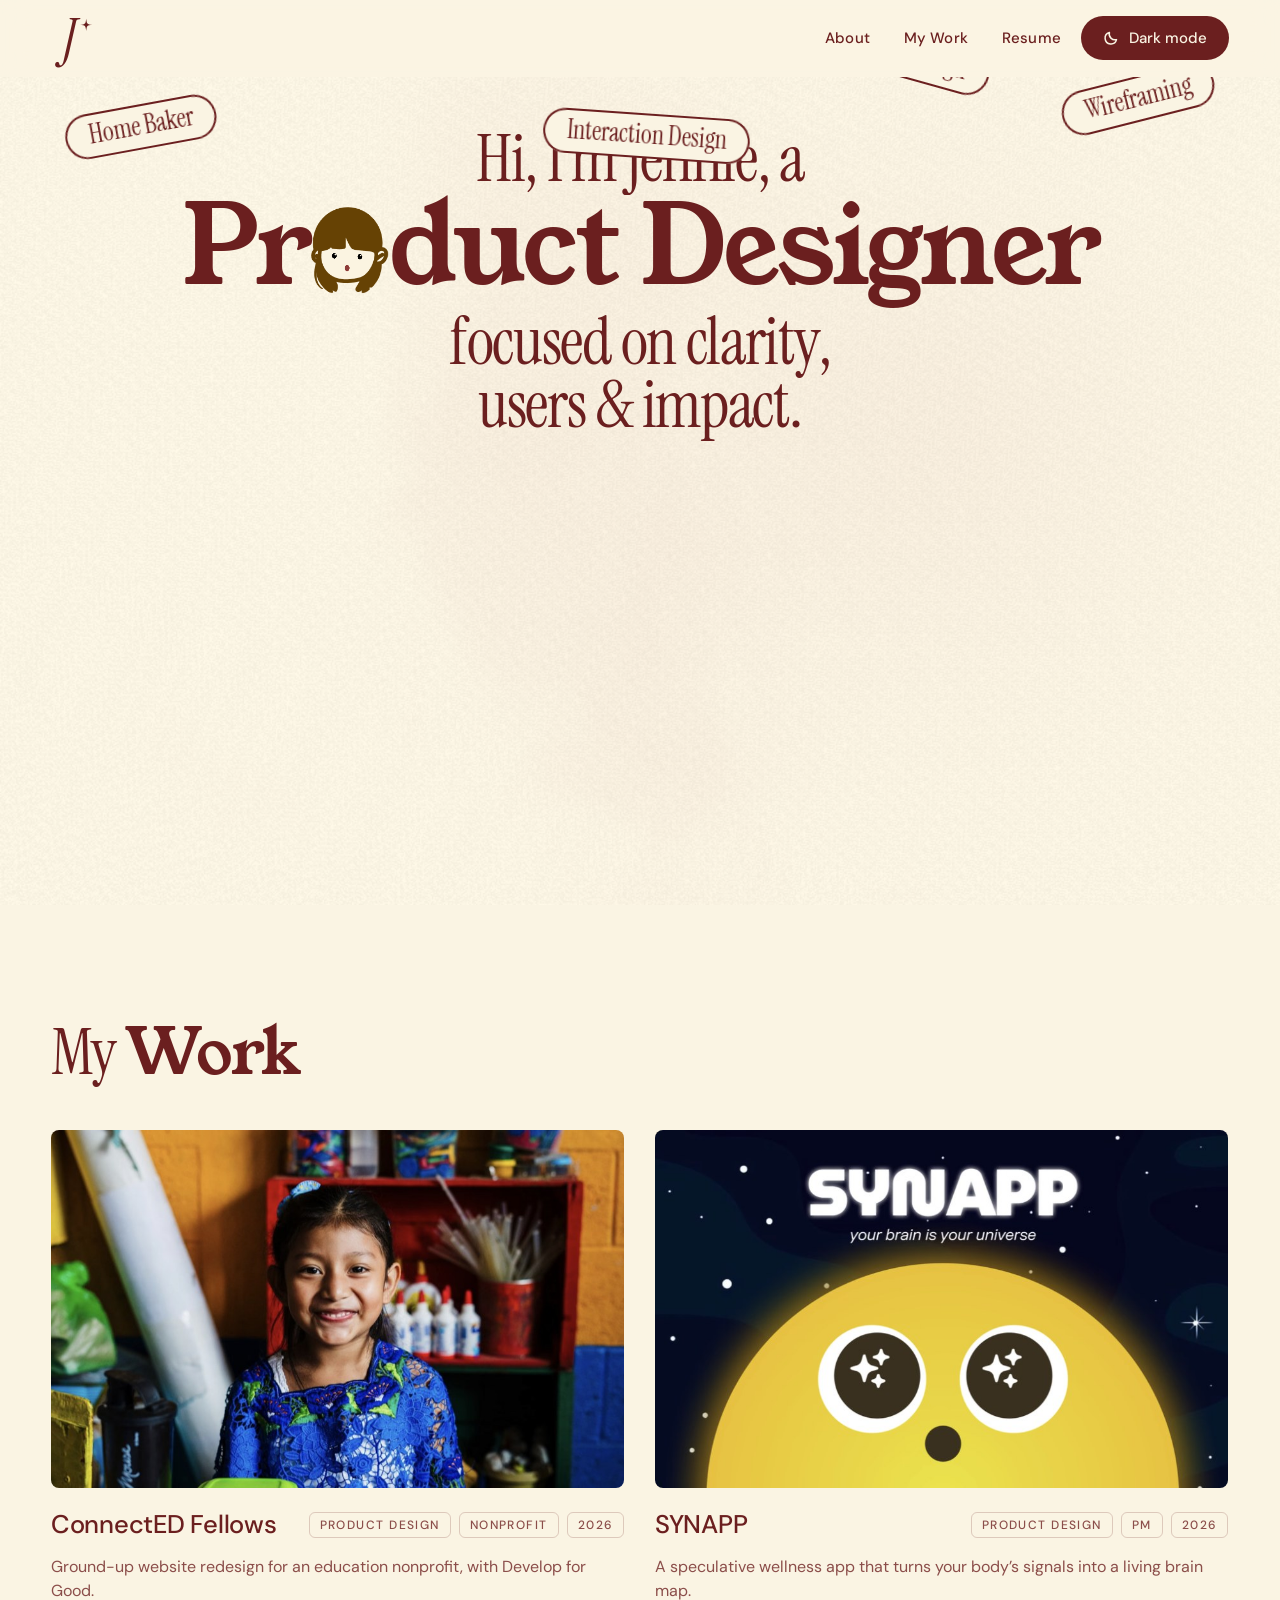
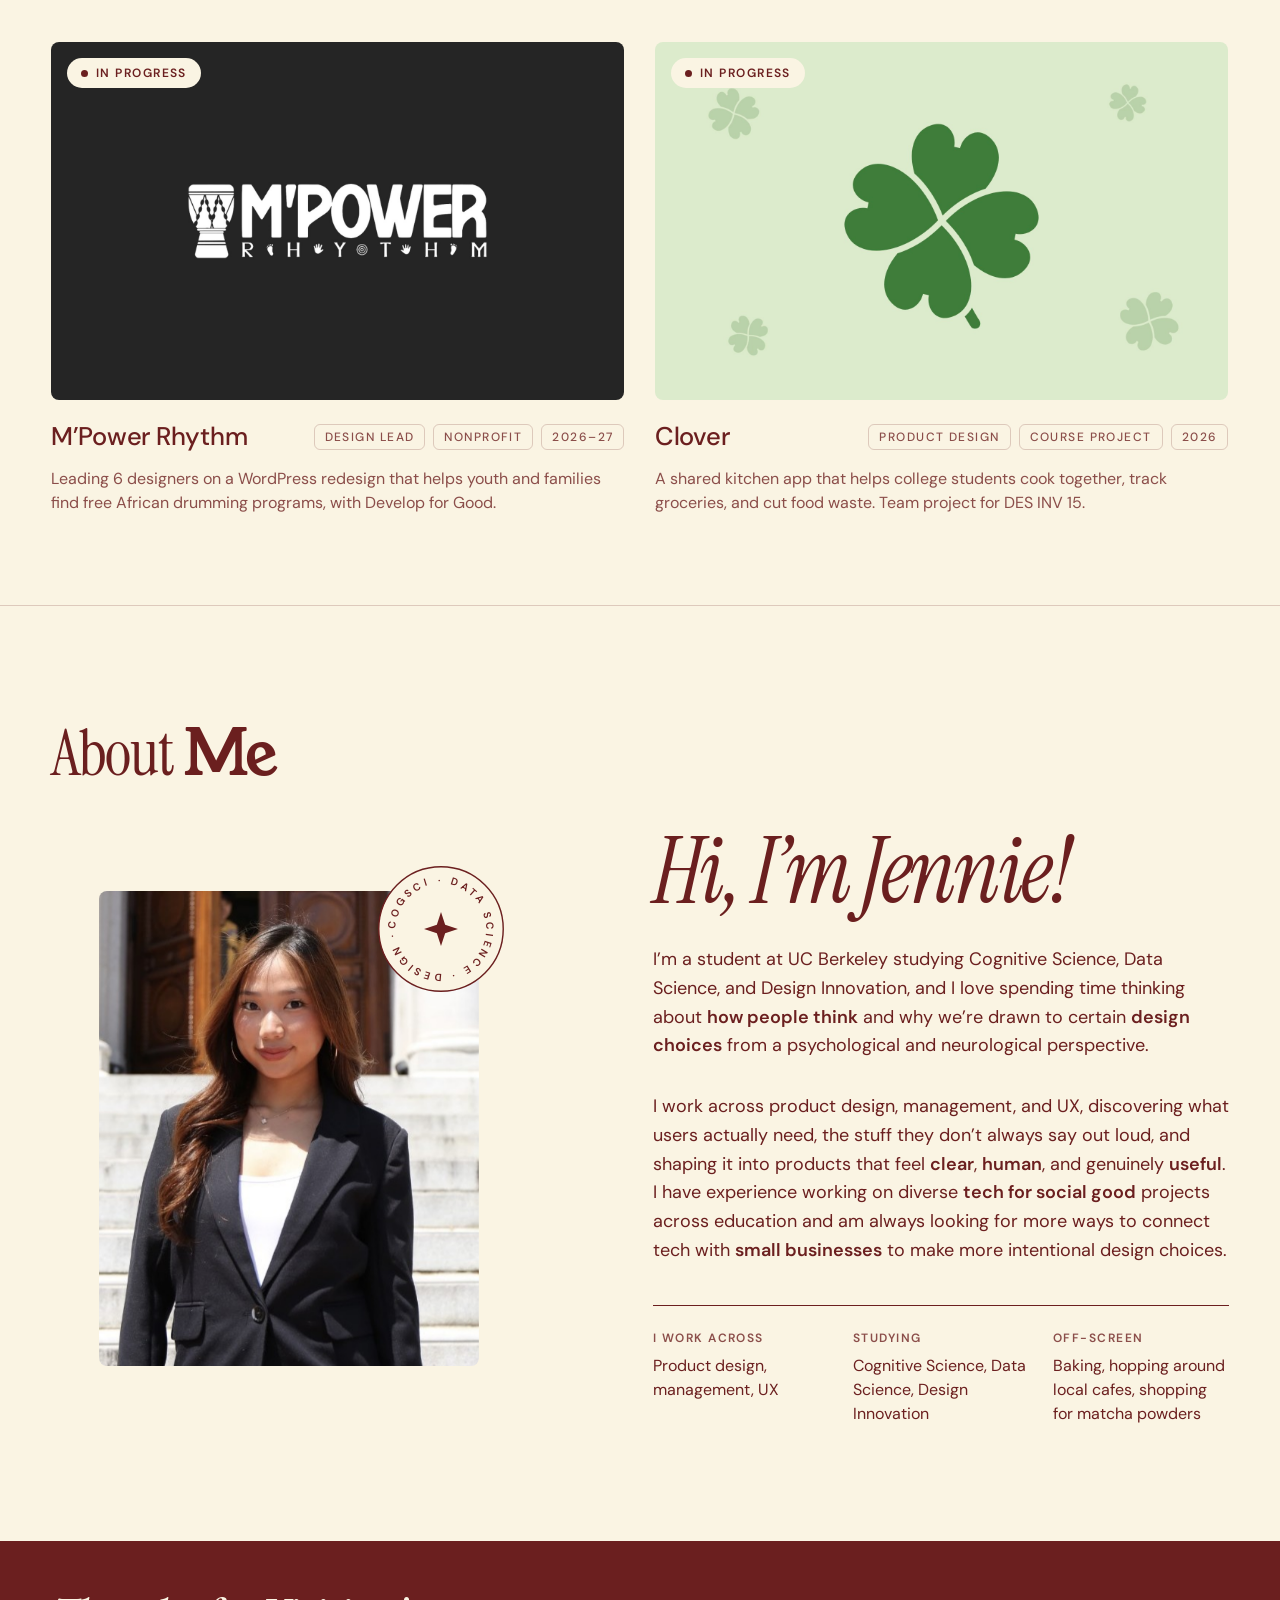
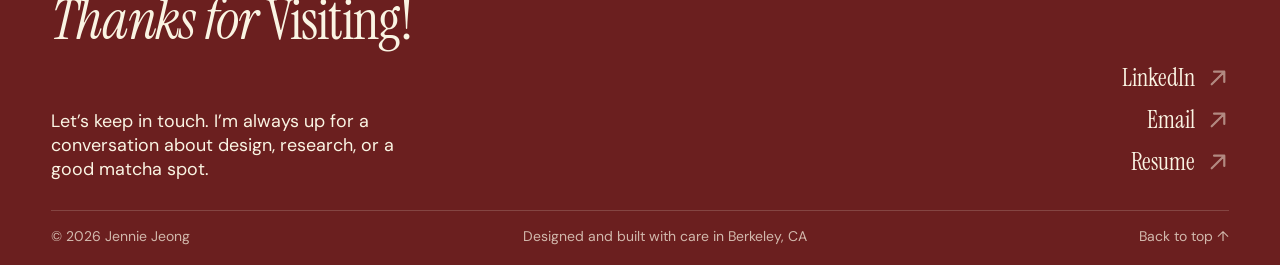
<file: index.html>
<!doctype html>
<html lang="en">
<head>
<meta charset="utf-8">
<meta name="viewport" content="width=device-width, initial-scale=1">
<title>Jennie Jeong · Product Designer</title>
<meta name="description" content="Jennie Jeong is a product designer at UC Berkeley focused on clarity, users, and impact.">
<meta property="og:title" content="Jennie Jeong · Product Designer">
<meta property="og:description" content="Jennie Jeong is a product designer at UC Berkeley focused on clarity, users, and impact.">
<meta name="theme-color" content="#FAF4E3">
<script>try{document.documentElement.setAttribute('data-theme',localStorage.getItem('jj-theme')||'light')}catch(e){}</script>
<link rel="preconnect" href="https://fonts.googleapis.com">
<link rel="preconnect" href="https://fonts.gstatic.com" crossorigin>
<link rel="stylesheet" href="https://fonts.googleapis.com/css2?family=DM+Sans:opsz,wght@9..40,400;9..40,500;9..40,600;9..40,700&amp;family=Instrument+Serif:ital@0;1&amp;family=Young+Serif&amp;display=swap">
<link rel="stylesheet" href="/site.css">
<link rel="stylesheet" href="/home.css">
</head>
<body>
<div class="site" id="top" style="--accent: #6B1F1F">
<header class="nav">
  <a class="brand" href="#top" aria-label="Jennie Jeong, home"><span class="mark" aria-hidden="true"><svg class="m-girl" viewBox="0 0 278 310"><image href="/avatar-base.png" x="0" y="0" width="278" height="310"></image><ellipse cx="84" cy="177" rx="7" ry="8" fill="#000"></ellipse><ellipse cx="176" cy="180" rx="7" ry="8" fill="#000"></ellipse><path d="M106 212Q130 228 154 212" fill="none" stroke="#8D3B38" stroke-width="11" stroke-linecap="round"></path></svg><svg class="m-j" viewBox="0 0 100 100"><text x="42" y="92" text-anchor="middle" font-size="118" fill="currentColor" style="font-family: var(--italic, 'Instrument Serif'), serif; font-style: italic">J</text><path class="spk" fill="currentColor" d="M80 6 C81.68 18.32 81.68 18.32 94 20 C81.68 21.68 81.68 21.68 80 34 C78.32 21.68 78.32 21.68 66 20 C78.32 18.32 78.32 18.32 80 6Z"></path></svg></span></a>
  <nav aria-label="Primary">
    <ul class="links">
      <li><a class="ul" href="#about">About</a></li>
      <li><a class="ul" href="#work">My Work</a></li>
      <li><a class="ul" href="https://drive.google.com/file/d/1qHFuA68mNnvi6uM6qCpQ5HlTcBdKQAll/view?usp=sharing" target="_blank" rel="noopener">Resume</a></li>
      <li><button class="pill magnet theme-btn" type="button" data-theme-toggle aria-pressed="false"><svg class="i-moon" width="16" height="16" viewBox="0 0 16 16" fill="none" aria-hidden="true"><path d="M13.5 9.6A5.8 5.8 0 016.4 2.5a5.8 5.8 0 107.1 7.1z" stroke="currentColor" stroke-width="1.5" stroke-linejoin="round"></path></svg><svg class="i-sun" width="16" height="16" viewBox="0 0 16 16" fill="none" aria-hidden="true"><circle cx="8" cy="8" r="3" stroke="currentColor" stroke-width="1.5"></circle><path d="M8 1v1.6M8 13.4V15M1 8h1.6M13.4 8H15M3 3l1.1 1.1M11.9 11.9L13 13M3 13l1.1-1.1M11.9 4.1L13 3" stroke="currentColor" stroke-width="1.5" stroke-linecap="round"></path></svg><span data-theme-label>Dark mode</span></button></li>
    </ul>
  </nav>
  <button class="menu-btn" type="button" aria-expanded="false" aria-controls="mobile-menu" data-menu-open>Menu</button>
  
</header>

<div class="mobile-menu" id="mobile-menu" role="dialog" aria-modal="true" aria-label="Menu" hidden>
  <div class="top">
    <span class="brand">Jennie <i style="color: var(--butter)">Jeong</i></span>
    <button class="menu-btn" type="button" data-menu-close>Close</button>
  </div>
  <ul>
    <li><a href="#about" data-menu-close>About</a></li>
    <li><a href="#work" data-menu-close>My Work</a></li>
    <li><a href="https://drive.google.com/file/d/1qHFuA68mNnvi6uM6qCpQ5HlTcBdKQAll/view?usp=sharing" target="_blank" rel="noopener">Resume</a></li>
    <li><button type="button" data-theme-toggle aria-pressed="false">Dark mode</button></li>
  </ul>
</div>

<main>
<!-- ============ HERO ============ -->
<section class="hero" aria-label="Introduction">
  <canvas class="gl" aria-hidden="true"></canvas>

  <div class="wrap">
    <div class="hero-grid">
      <h1 class="headline">
        <span class="ln l1"><span class="ln-i"><span class="wd"><span class="ch">H</span><span class="ch">i</span><span class="ch">,</span></span> <span class="wd"><span class="ch">I</span><span class="ch">’</span><span class="ch">m</span></span> <span class="wd"><span class="ch">J</span><span class="ch">e</span><span class="ch">n</span><span class="ch">n</span><span class="ch">i</span><span class="ch">e</span><span class="ch">,</span></span> <span class="wd"><span class="ch">a</span></span></span></span>
        <span class="ln l2"><span class="ln-i"><span class="wd"><span class="ch">P</span><span class="ch">r</span></span><span class="sr">o</span><span class="avatar"><svg class="avatar-img" viewBox="0 0 278 310" aria-hidden="true"><g class="bob"><image href="/avatar-base.png" x="0" y="0" width="278" height="310"></image><g class="face on"><g class="pop"><ellipse cx="84" cy="177" rx="7" ry="8" fill="#000"></ellipse><ellipse cx="176" cy="180" rx="7" ry="8" fill="#000"></ellipse><path d="M106 212Q130 228 154 212" fill="none" stroke="#8D3B38" stroke-width="11" stroke-linecap="round"></path></g></g><g class="face"><g class="pop"><ellipse cx="84" cy="177" rx="7" ry="8" fill="#000"></ellipse><path d="M166 183q10-11 20 0" fill="none" stroke="#000" stroke-width="5.5" stroke-linecap="round"></path><path d="M106 212Q130 228 154 212" fill="none" stroke="#8D3B38" stroke-width="11" stroke-linecap="round"></path></g></g><g class="face"><g class="pop"><ellipse cx="84" cy="176" rx="8.5" ry="10" fill="#000"></ellipse><ellipse cx="176" cy="179" rx="8.5" ry="10" fill="#000"></ellipse><circle cx="87" cy="172" r="2.6" fill="#FAF4E3"></circle><circle cx="179" cy="175" r="2.6" fill="#FAF4E3"></circle><ellipse cx="130" cy="220" rx="9" ry="11" fill="#8D3B38"></ellipse></g></g><g class="face"><g class="pop"><path d="M74 180q10-11 20 0M166 183q10-11 20 0" fill="none" stroke="#000" stroke-width="5.5" stroke-linecap="round"></path><path d="M124 207q14 3 4 10q12 4 -3 11" fill="none" stroke="#8D3B38" stroke-width="7" stroke-linecap="round" stroke-linejoin="round"></path><path d="M168 222c-4-7-14-4-12 4 2 6 12 11 12 11s10-5 12-11c2-8-8-11-12-4z" fill="#8D3B38"></path></g></g><g class="face"><g class="pop"><path d="M74 180q10-12 20 0M166 183q10-12 20 0" fill="none" stroke="#000" stroke-width="5.5" stroke-linecap="round"></path><path d="M108 208h44q-2 24-22 24t-22-24z" fill="#8D3B38" stroke="#8D3B38" stroke-width="4" stroke-linejoin="round"></path></g></g></g></svg></span><span class="wd"><span class="ch">d</span><span class="ch">u</span><span class="ch">c</span><span class="ch">t</span></span> <span class="wd"><span class="ch">D</span><span class="ch">e</span><span class="ch">s</span><span class="ch">i</span><span class="ch">g</span><span class="ch">n</span><span class="ch">e</span><span class="ch">r</span></span></span></span>
        <span class="ln l3"><span class="ln-i"><span class="wd"><span class="ch">f</span><span class="ch">o</span><span class="ch">c</span><span class="ch">u</span><span class="ch">s</span><span class="ch">e</span><span class="ch">d</span></span> <span class="wd"><span class="ch">o</span><span class="ch">n</span></span> <span class="wd"><span class="ch">c</span><span class="ch">l</span><span class="ch">a</span><span class="ch">r</span><span class="ch">i</span><span class="ch">t</span><span class="ch">y</span><span class="ch">,</span></span></span></span>
        <span class="ln l3"><span class="ln-i"><span class="wd"><span class="ch">u</span><span class="ch">s</span><span class="ch">e</span><span class="ch">r</span><span class="ch">s</span></span> <span class="wd"><span class="ch">&amp;</span></span> <span class="wd"><span class="ch">i</span><span class="ch">m</span><span class="ch">p</span><span class="ch">a</span><span class="ch">c</span><span class="ch">t</span><span class="ch">.</span></span></span></span>
      </h1>
    </div>
  </div>

  <div class="pile"></div>

  <div class="tags">
    <div class="veil" data-on="0" aria-hidden="true"><span class="ring"></span><span class="burst"></span></div>
    <span class="tag">Journey Mapping</span>
    <span class="tag">Interaction Design</span>
    <span class="tag">Wireframing</span>
    <span class="tag">Rounded Corner 24</span>
    <span class="tag">Component Variants</span>
    <span class="tag">Design Systems</span>
    <span class="tag">Product Design</span>
    <span class="tag">UX Research</span>
    <span class="tag">Pitch Deck Design</span>
    <span class="tag">Home Baker</span>
    <span class="tag proj cf" data-proj="cf">ConnectED Fellows</span>
    <span class="tag proj syn" data-proj="syn">SYNAPP</span>
    <span class="tag proj clv" data-proj="clv">Clover</span>
  </div>

  <div class="peek" data-proj="cf" aria-hidden="true">
    <div class="peek-in">
      <div class="peek-img"><img src="/cf-cover.jpg" alt=""></div>
      <div class="peek-t">ConnectED Fellows<span>Nonprofit website redesign</span></div>
    </div>
  </div>
  <div class="peek" data-proj="syn" aria-hidden="true">
    <div class="peek-in">
      <div class="peek-img"><img src="/synapp-cover.jpg" alt=""><span class="lid l" aria-hidden="true"><i></i></span><span class="lid r" aria-hidden="true"><i></i></span></div>
      <div class="peek-t">SYNAPP<span>Product Design + PM</span></div>
    </div>
  </div>
  <div class="peek" data-proj="clv" aria-hidden="true">
    <div class="peek-in">
      <div class="peek-img"><img src="/clover-cover.jpg" alt=""></div>
      <div class="peek-t">Clover<span>Shared kitchen app, in progress</span></div>
    </div>
  </div>
</section>

<!-- ============ WORK ============ -->
<section class="work" id="work" aria-labelledby="work-title">
  <div class="wrap">
    <h2 id="work-title" class="work-title rv">My <span class="ital">Work</span></h2>
    <div class="wgrid">
      <a class="wcard rv" href="/works/connected-fellows" data-cursor="View">
        <div class="wimg"><img src="/cf-cover.jpg" alt="A smiling student in a rural Latin American classroom, cover image for ConnectED Fellows"></div>
        <div class="wmeta">
          <h3>ConnectED Fellows</h3>
          <div class="wtags"><span>Product Design</span><span>Nonprofit</span><span>2026</span></div>
        </div>
        <p>Ground-up website redesign for an education nonprofit, with Develop for Good.</p>
      </a>
      <a class="wcard rv" href="/works/synapp" data-cursor="View">
        <div class="wimg" style="background: #0b1030"><img src="/synapp-cover.jpg" alt="SYNAPP cover: a glowing yellow brain-world character in a starry sky"><span class="lid l" aria-hidden="true"><i></i></span><span class="lid r" aria-hidden="true"><i></i></span></div>
        <div class="wmeta">
          <h3>SYNAPP</h3>
          <div class="wtags"><span>Product Design</span><span>PM</span><span>2026</span></div>
        </div>
        <p>A speculative wellness app that turns your body’s signals into a living brain map.</p>
      </a>
      <div class="wcard rv" style="cursor: default" data-cursor="Coming soon">
        <div class="wimg" style="background: #252525"><img src="/mpower-cover.jpg" alt="M’Power Rhythm logo: a djembe drum beside the wordmark"><span style="position: absolute; top: 16px; left: 16px; display: inline-flex; align-items: center; gap: 8px; padding: 7px 14px; border-radius: 999px; background: #FAF4E3; color: #6B1F1F; font-size: 12px; font-weight: 600; letter-spacing: .12em; text-transform: uppercase"><span style="width: 7px; height: 7px; border-radius: 50%; background: #6B1F1F"></span>In progress</span></div>
        <div class="wmeta">
          <h3>M’Power Rhythm</h3>
          <div class="wtags"><span>Design Lead</span><span>Nonprofit</span><span>2026–27</span></div>
        </div>
        <p>Leading 6 designers on a WordPress redesign that helps youth and families find free African drumming programs, with Develop for Good.</p>
      </div>
      <a class="wcard rv" href="https://fringe-xylophone-b5b.notion.site/DESINV-15-Clover-3fb32dec8f1d8038a15ac446d9afee8f" target="_blank" rel="noopener" data-cursor="View">
        <div class="wimg" style="background: #DCEBCB"><img src="/clover-cover.jpg" alt="Clover cover: a green four-leaf clover on pale green"><span style="position: absolute; top: 16px; left: 16px; display: inline-flex; align-items: center; gap: 8px; padding: 7px 14px; border-radius: 999px; background: #FAF4E3; color: #6B1F1F; font-size: 12px; font-weight: 600; letter-spacing: .12em; text-transform: uppercase"><span style="width: 7px; height: 7px; border-radius: 50%; background: #6B1F1F"></span>In progress</span></div>
        <div class="wmeta">
          <h3>Clover</h3>
          <div class="wtags"><span>Product Design</span><span>Course Project</span><span>2026</span></div>
        </div>
        <p>A shared kitchen app that helps college students cook together, track groceries, and cut food waste. Team project for DES INV 15.</p>
      </a>
    </div>
  </div>
</section>

<!-- ============ ABOUT ============ -->
<section class="about" id="about" aria-labelledby="about-section-title">
  <div class="wrap"><h2 id="about-section-title" class="work-title rv">About <span class="ital">Me</span></h2></div>
  <div class="wrap about-grid">
    <div class="portrait frame px rv" style="overflow: visible">
      <div style="position: absolute; inset: 0; border-radius: 32px; overflow: hidden" class="px">
        <img src="/portrait.jpg" alt="Jennie Jeong in a black blazer on the steps of a columned building at UC Berkeley">
      </div>
      <svg class="stamp" viewBox="0 0 140 140" aria-hidden="true">
        <circle cx="70" cy="70" r="66" fill="#FAF4E3" stroke="#6B1F1F" stroke-width="1.5"></circle>
        <g class="spin">
          <defs><path id="circ" d="M70,70 m-48,0 a48,48 0 1,1 96,0 a48,48 0 1,1 -96,0"></path></defs>
          <text font-family="DM Sans, sans-serif" font-size="11" font-weight="600" letter-spacing="2.2" fill="#6B1F1F"><textPath href="#circ" textLength="298" lengthAdjust="spacing">COGSCI · DATA SCIENCE · DESIGN ·</textPath></text>
        </g>
        <path d="M70 52l4.4 13.6L88 70l-13.6 4.4L70 88l-4.4-13.6L52 70l13.6-4.4z" fill="#6B1F1F"></path>
      </svg>
    </div>

    <div class="copy">
      <h2 id="about-title" class="rv">Hi, I’m Jennie!</h2>
      <p class="big rv">I’m a student at UC Berkeley studying Cognitive Science, Data Science, and Design Innovation, and I love spending time thinking about <b>how people think</b> and why we’re drawn to certain <b>design choices</b> from a psychological and neurological perspective.</p>
      <p class="body rv">I work across product design, management, and UX, discovering what users actually need, the stuff they don’t always say out loud, and shaping it into products that feel <b>clear</b>, <b>human</b>, and genuinely <b>useful</b>. I have experience working on diverse <b>tech for social good</b> projects across education and am always looking for more ways to connect tech with <b>small businesses</b> to make more intentional design choices.</p>
      <dl class="rv">
        <div><dt>I work across</dt><dd>Product design, management, UX</dd></div>
        <div><dt>Studying</dt><dd>Cognitive Science, Data Science, Design Innovation</dd></div>
        <div><dt>Off-screen</dt><dd>Baking, hopping around local cafes, shopping for matcha powders</dd></div>
      </dl>
    </div>
  </div>
</section>
</main>

<a class="sr" data-proj="cf" href="/works/connected-fellows" tabindex="-1" aria-hidden="true">ConnectED Fellows</a>
<a class="sr" data-proj="syn" href="/works/synapp" tabindex="-1" aria-hidden="true">SYNAPP</a>
<a class="sr" data-proj="clv" href="https://fringe-xylophone-b5b.notion.site/DESINV-15-Clover-3fb32dec8f1d8038a15ac446d9afee8f" tabindex="-1" aria-hidden="true">Clover</a>
<footer class="foot" id="contact" aria-labelledby="contact-title">
  <div class="trail" aria-hidden="true"><img src="/life-01.webp" alt="" loading="lazy"><img src="/life-02.webp" alt="" loading="lazy"><img src="/life-03.webp" alt="" loading="lazy"><img src="/life-04.webp" alt="" loading="lazy"><img src="/life-05.webp" alt="" loading="lazy"><img src="/life-06.webp" alt="" loading="lazy"><img src="/life-07.webp" alt="" loading="lazy"><img src="/life-08.webp" alt="" loading="lazy"><img src="/life-09.webp" alt="" loading="lazy"><img src="/life-10.webp" alt="" loading="lazy"><img src="/life-11.webp" alt="" loading="lazy"><img src="/life-12.webp" alt="" loading="lazy"><img src="/life-13.webp" alt="" loading="lazy"><img src="/life-14.webp" alt="" loading="lazy"><img src="/life-15.webp" alt="" loading="lazy"><img src="/life-16.webp" alt="" loading="lazy"><img src="/life-17.webp" alt="" loading="lazy"><img src="/life-18.webp" alt="" loading="lazy"></div>
  <div class="wrap inner">
    <h2 id="contact-title" class="rv">Thanks for <span class="serif">Visiting!</span></h2>
    <div class="row">
      <p class="lede rv">Let’s keep in touch. I’m always up for a conversation about design, research, or a good matcha spot.</p>
      <ul class="rv">
        <li><a href="https://www.linkedin.com/in/jennie-jeong/" target="_blank" rel="noopener">LinkedIn <svg width="22" height="22" viewBox="0 0 14 14" fill="none" aria-hidden="true"><path d="M3 11L11 3M11 3H4.5M11 3V9.5" stroke="currentColor" stroke-width="1.4" stroke-linecap="round" stroke-linejoin="round"></path></svg></a></li>
        <li><a href="mailto:jenniejeong@berkeley.edu">Email <svg width="22" height="22" viewBox="0 0 14 14" fill="none" aria-hidden="true"><path d="M3 11L11 3M11 3H4.5M11 3V9.5" stroke="currentColor" stroke-width="1.4" stroke-linecap="round" stroke-linejoin="round"></path></svg></a></li>
        <li><a href="https://drive.google.com/file/d/1qHFuA68mNnvi6uM6qCpQ5HlTcBdKQAll/view?usp=sharing" target="_blank" rel="noopener">Resume <svg width="22" height="22" viewBox="0 0 14 14" fill="none" aria-hidden="true"><path d="M3 11L11 3M11 3H4.5M11 3V9.5" stroke="currentColor" stroke-width="1.4" stroke-linecap="round" stroke-linejoin="round"></path></svg></a></li>
      </ul>
    </div>
    <div class="legal"><span>© 2026 Jennie Jeong</span><span>Designed and built with care in Berkeley, CA</span><a href="#top" style="text-decoration: none">Back to top ↑</a></div>
  </div>
</footer>

<div class="cursor" aria-hidden="true"><span>View</span></div>
</div>
<script src="/gsap.min.js"></script>
<script src="/ScrollTrigger.min.js"></script>
<script src="/matter.min.js"></script>
<script src="/common.js"></script>
<script src="/home.js"></script>
</body>
</html>
</file>
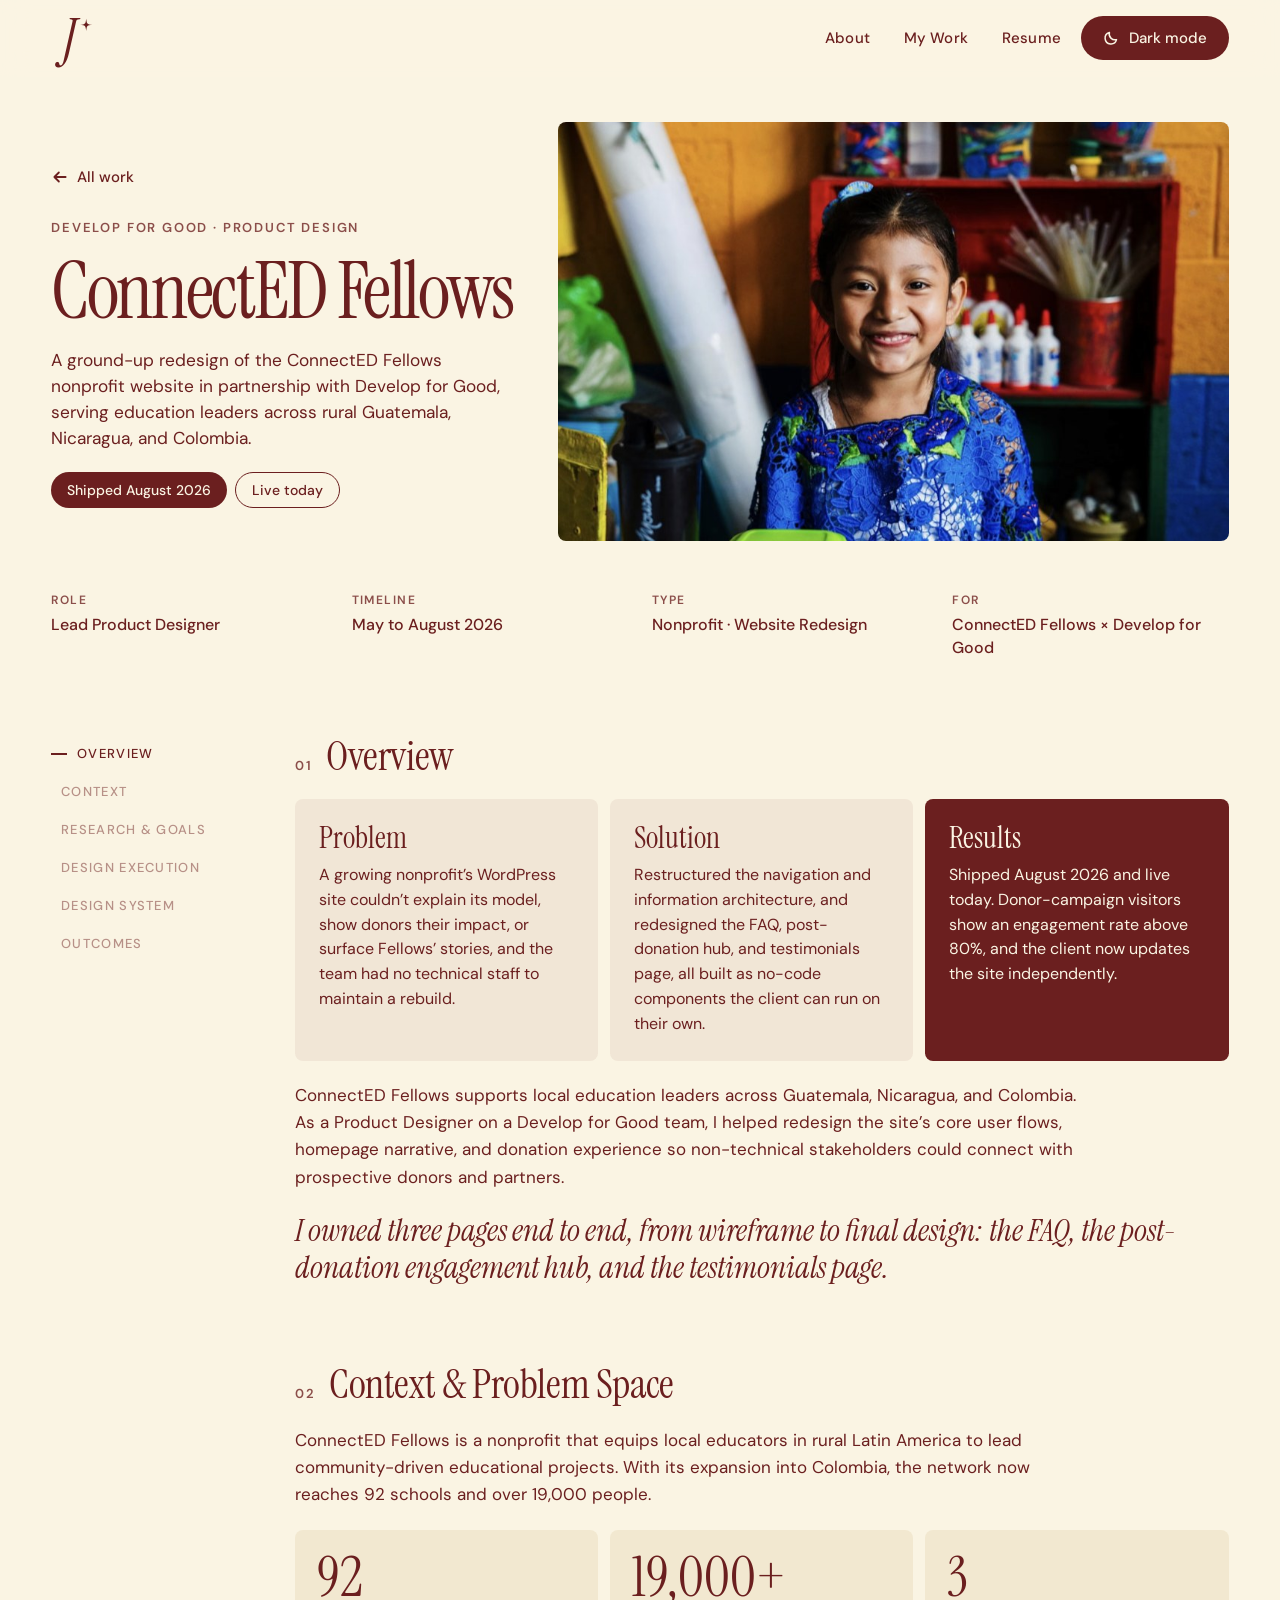
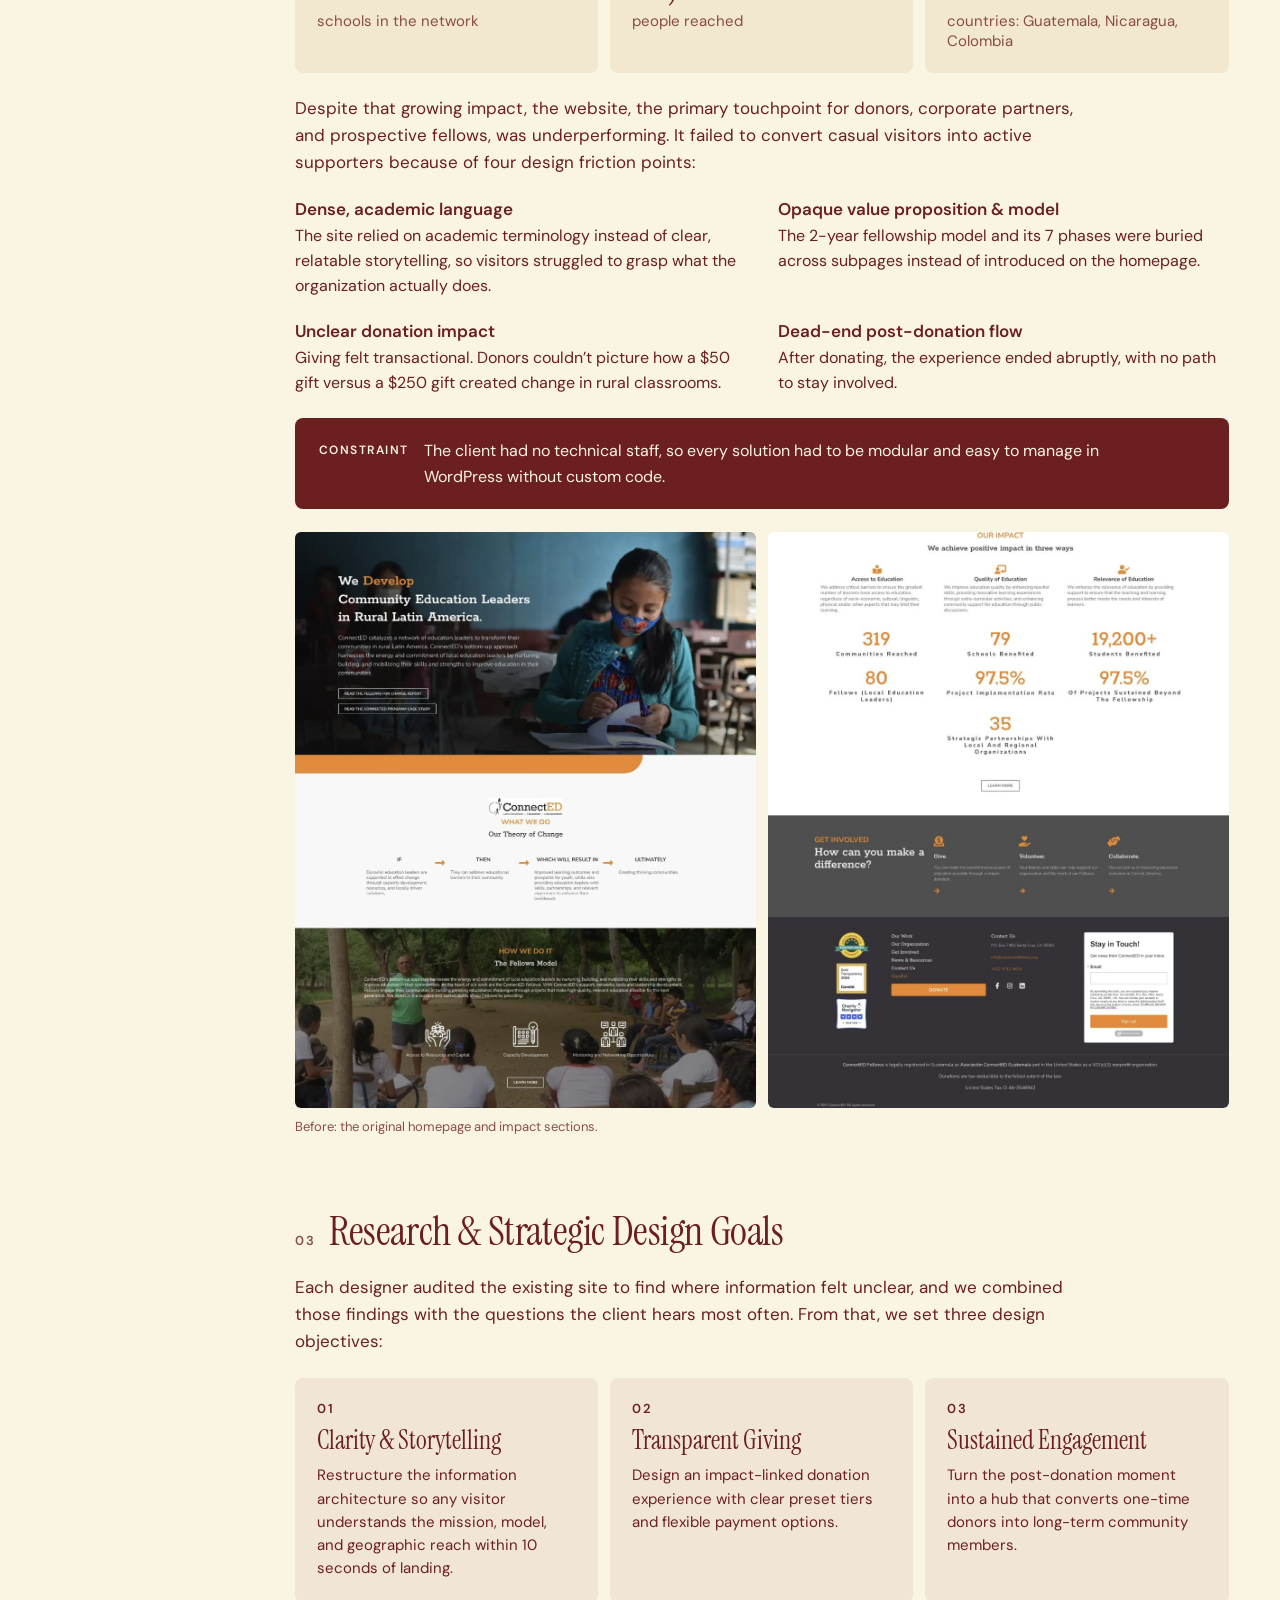
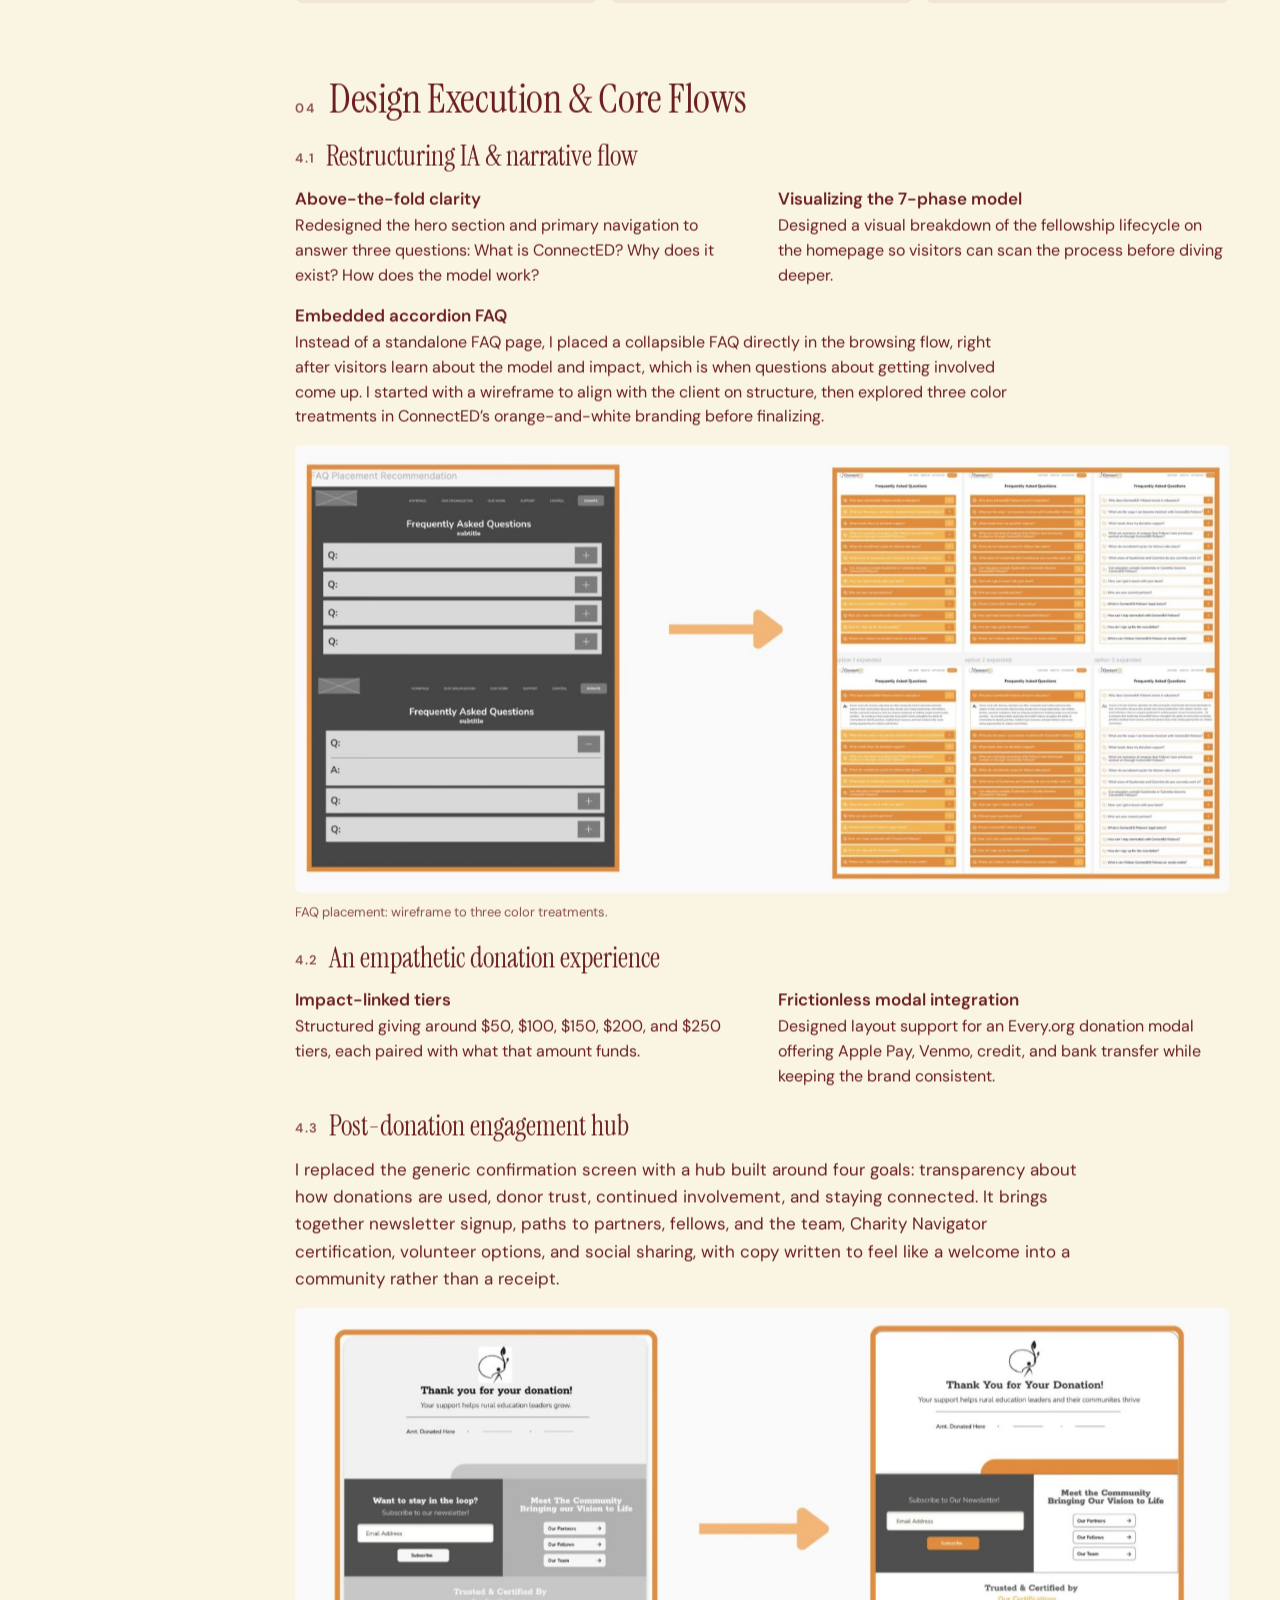
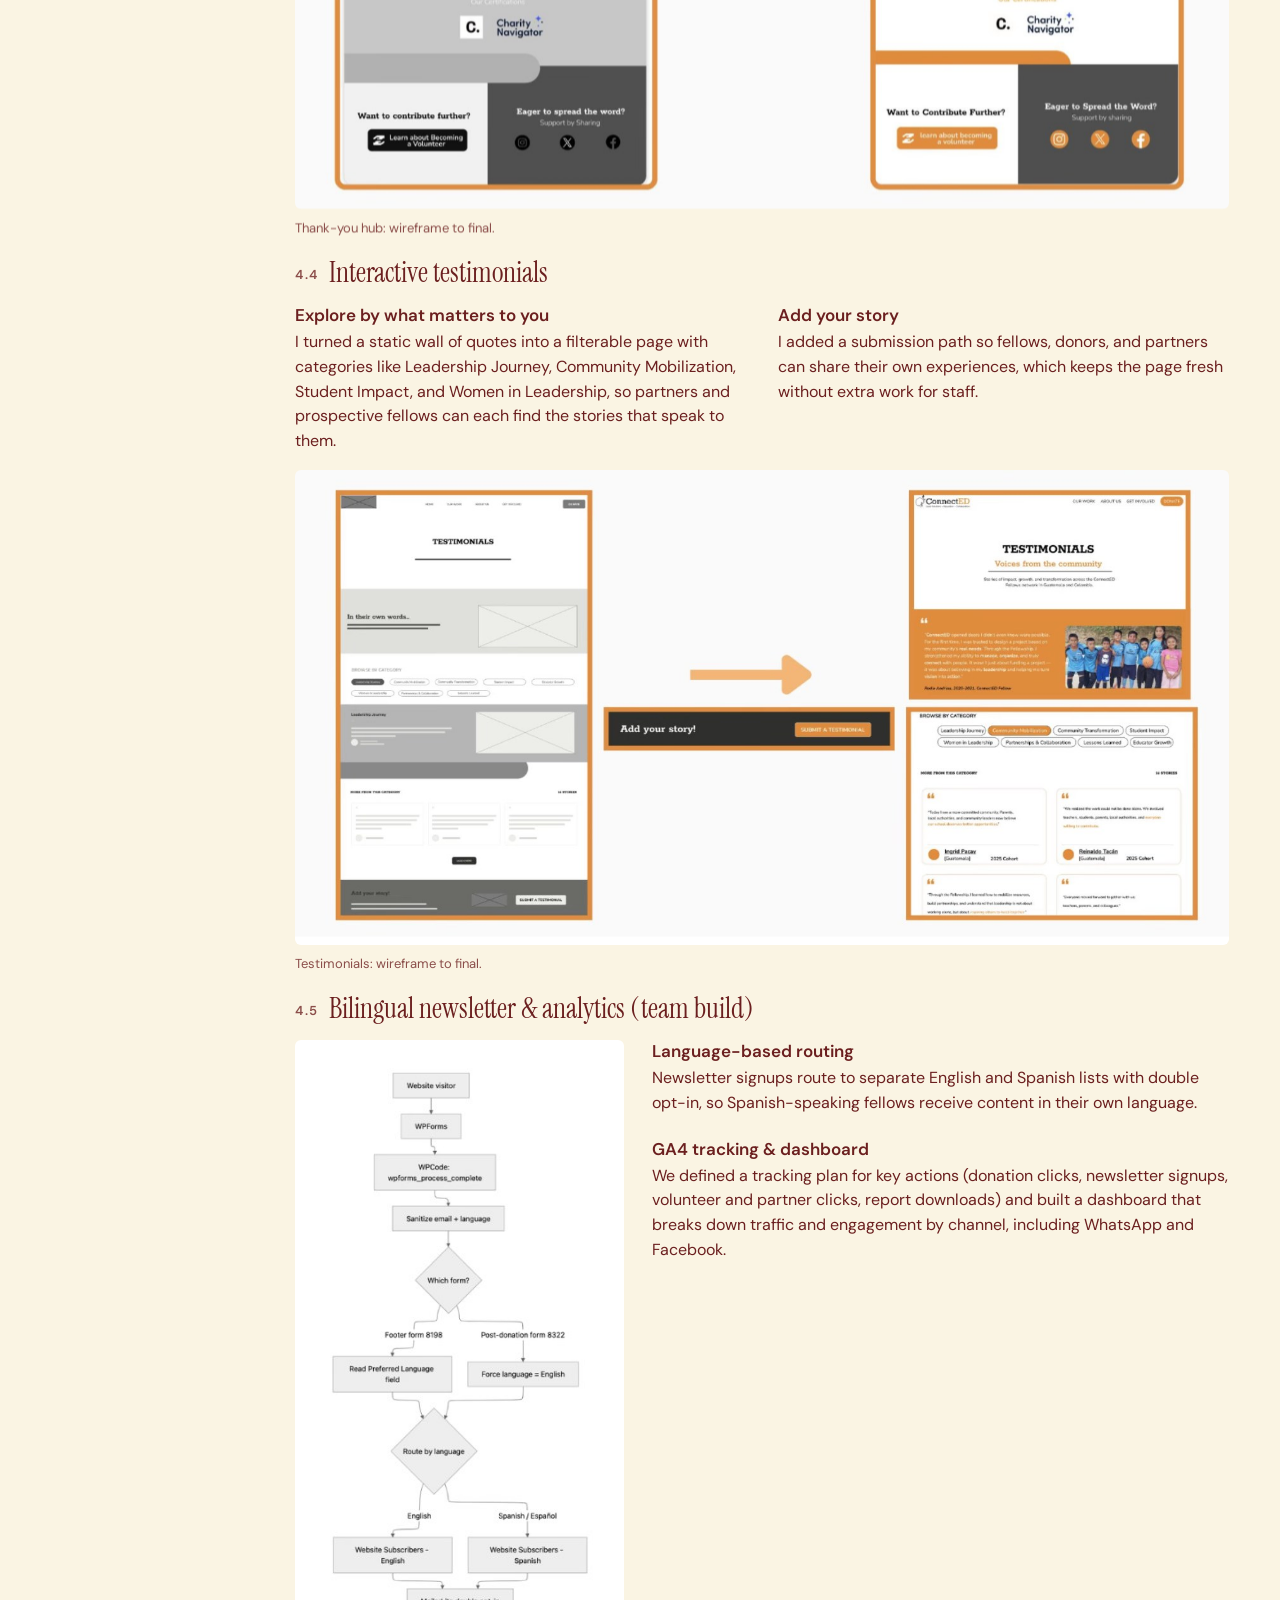
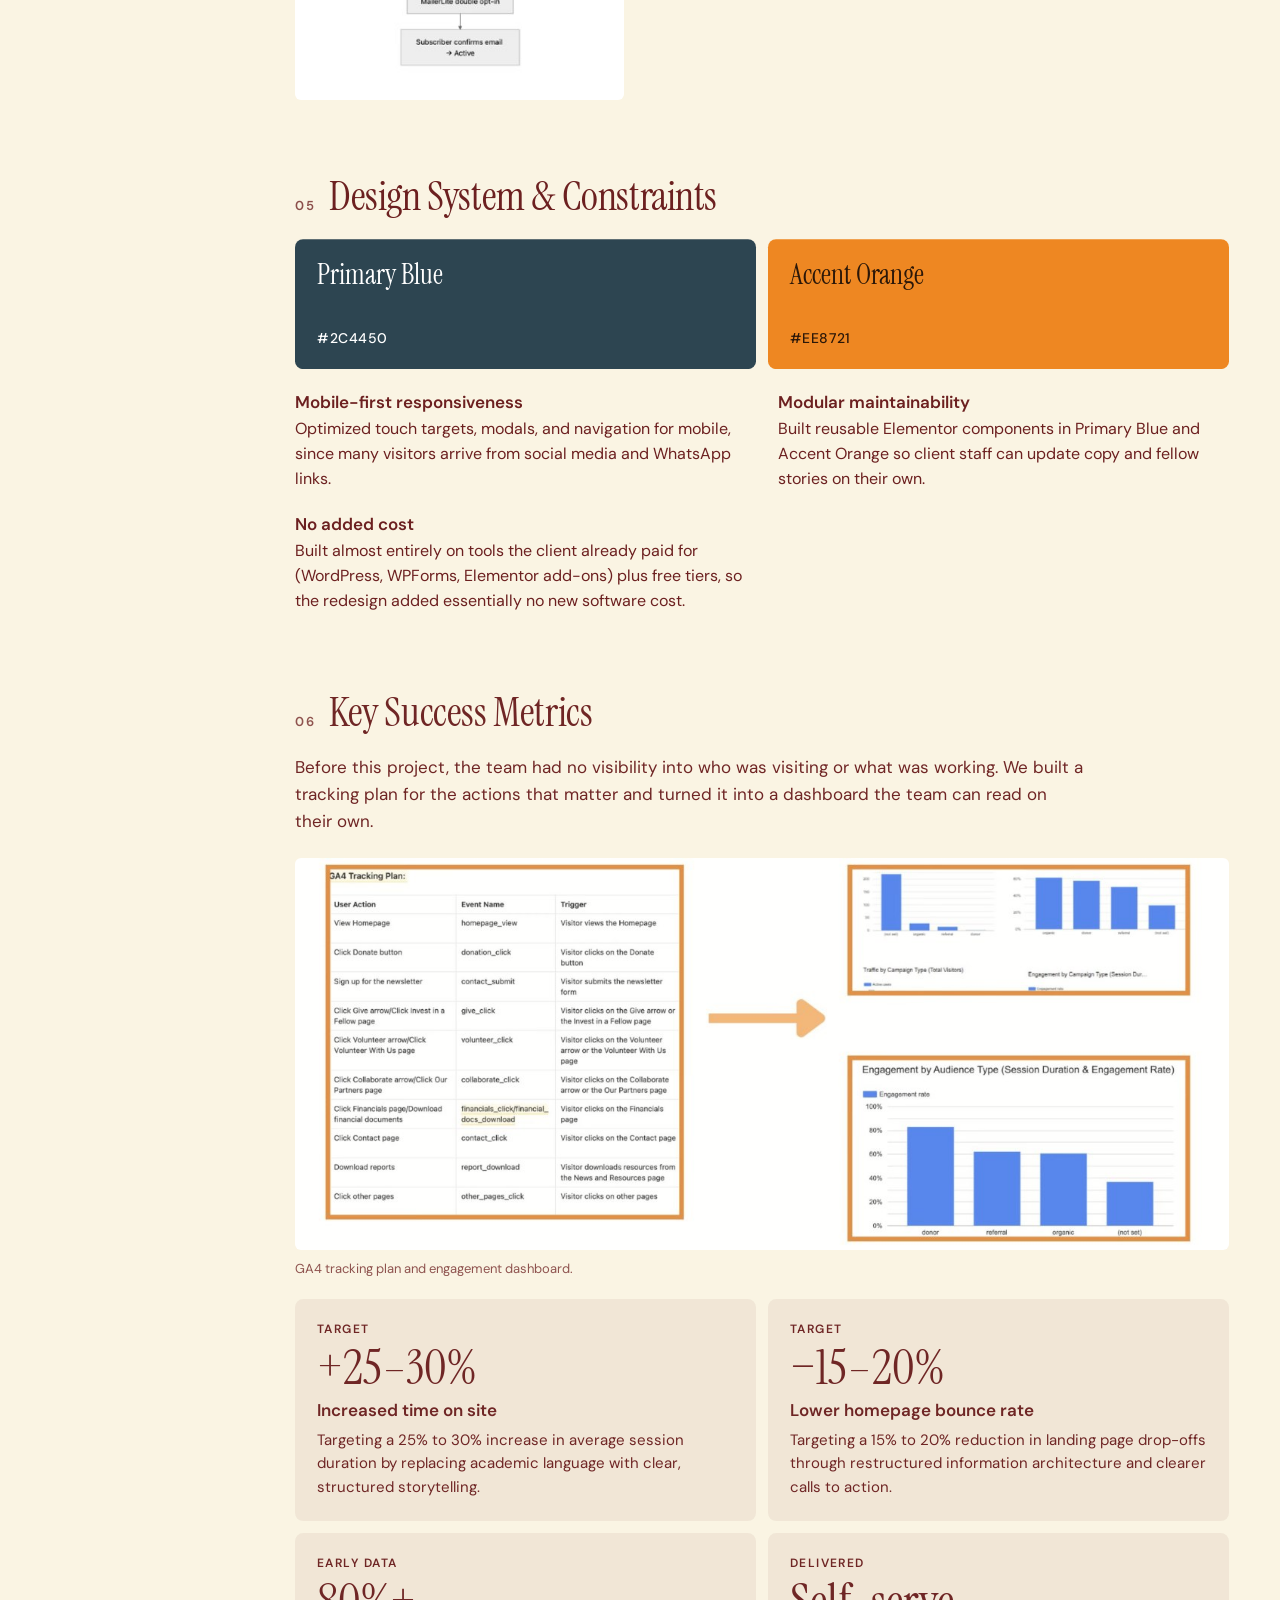
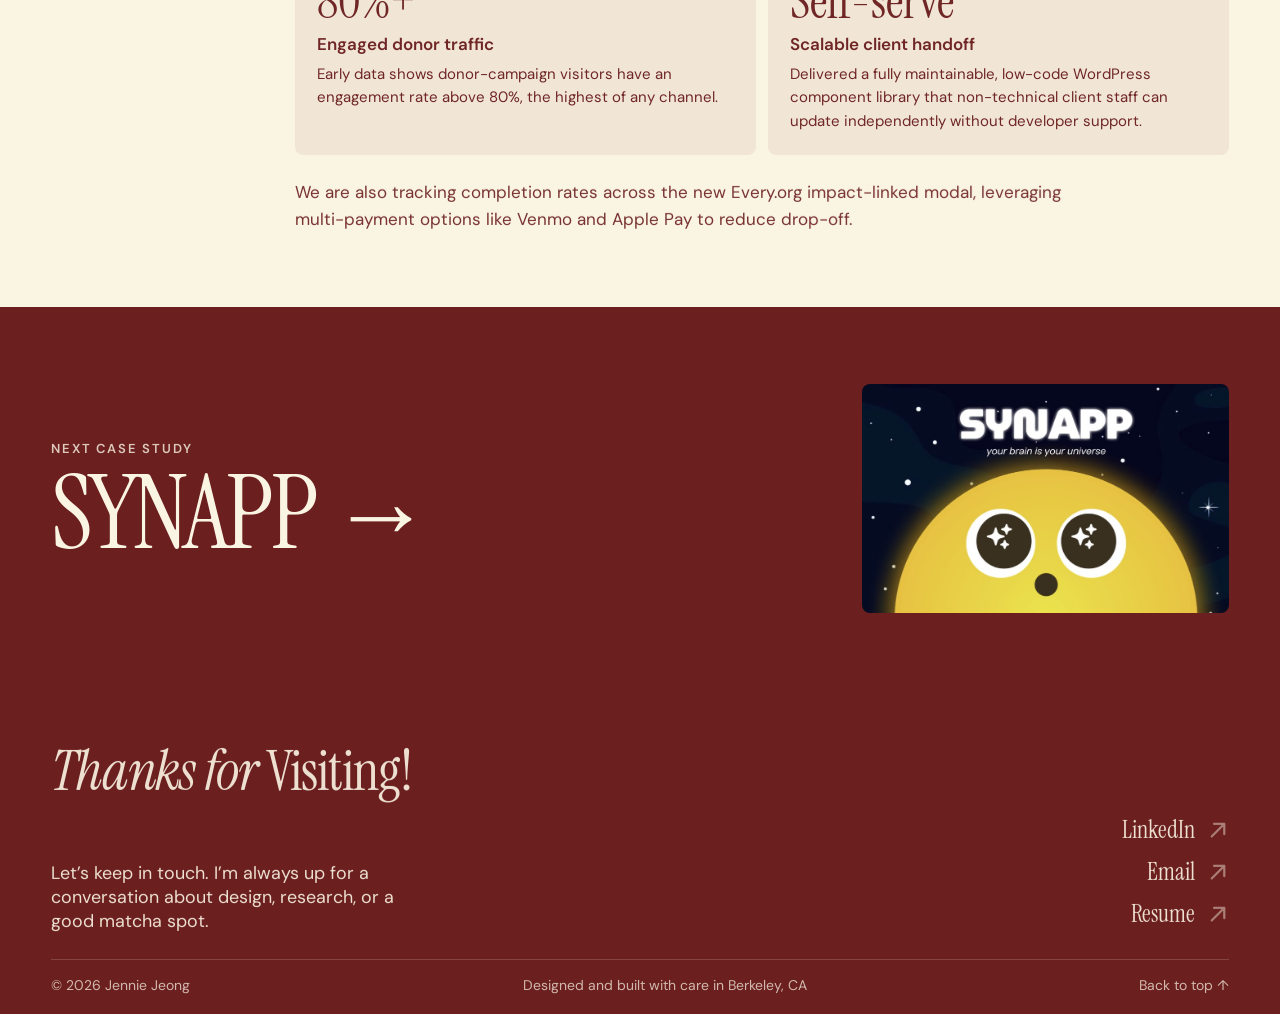
<file: connected-fellows.html>
<!doctype html>
<html lang="en">
<head>
<meta charset="utf-8">
<meta name="viewport" content="width=device-width, initial-scale=1">
<title>ConnectED Fellows · Jennie Jeong</title>
<meta name="description" content="Ground-up website redesign for ConnectED Fellows, an education nonprofit, with Develop for Good.">
<meta property="og:title" content="ConnectED Fellows · Jennie Jeong">
<meta property="og:description" content="Ground-up website redesign for ConnectED Fellows, an education nonprofit, with Develop for Good.">
<meta name="theme-color" content="#FAF4E3">
<script>try{document.documentElement.setAttribute('data-theme',localStorage.getItem('jj-theme')||'light')}catch(e){}</script>
<link rel="preconnect" href="https://fonts.googleapis.com">
<link rel="preconnect" href="https://fonts.gstatic.com" crossorigin>
<link rel="stylesheet" href="https://fonts.googleapis.com/css2?family=DM+Sans:opsz,wght@9..40,400;9..40,500;9..40,600;9..40,700&amp;family=Instrument+Serif:ital@0;1&amp;family=Young+Serif&amp;display=swap">
<link rel="stylesheet" href="/site.css">
<link rel="stylesheet" href="/case.css">
</head>
<body>
<div class="site" id="top" style="--accent: #6B1F1F">
<header class="nav">
  <a class="brand" href="/" aria-label="Jennie Jeong, home"><span class="mark" aria-hidden="true"><svg class="m-girl" viewBox="0 0 278 310"><image href="/avatar-base.png" x="0" y="0" width="278" height="310"></image><ellipse cx="84" cy="177" rx="7" ry="8" fill="#000"></ellipse><ellipse cx="176" cy="180" rx="7" ry="8" fill="#000"></ellipse><path d="M106 212Q130 228 154 212" fill="none" stroke="#8D3B38" stroke-width="11" stroke-linecap="round"></path></svg><svg class="m-j" viewBox="0 0 100 100"><text x="42" y="92" text-anchor="middle" font-size="118" fill="currentColor" style="font-family: var(--italic, 'Instrument Serif'), serif; font-style: italic">J</text><path class="spk" fill="currentColor" d="M80 6 C81.68 18.32 81.68 18.32 94 20 C81.68 21.68 81.68 21.68 80 34 C78.32 21.68 78.32 21.68 66 20 C78.32 18.32 78.32 18.32 80 6Z"></path></svg></span></a>
  <nav aria-label="Primary">
    <ul class="links">
      <li><a class="ul" href="/#about">About</a></li>
      <li><a class="ul" href="/#work">My Work</a></li>
      <li><a class="ul" href="https://drive.google.com/file/d/1qHFuA68mNnvi6uM6qCpQ5HlTcBdKQAll/view?usp=sharing" target="_blank" rel="noopener">Resume</a></li>
      <li><button class="pill magnet theme-btn" type="button" data-theme-toggle aria-pressed="false"><svg class="i-moon" width="16" height="16" viewBox="0 0 16 16" fill="none" aria-hidden="true"><path d="M13.5 9.6A5.8 5.8 0 016.4 2.5a5.8 5.8 0 107.1 7.1z" stroke="currentColor" stroke-width="1.5" stroke-linejoin="round"></path></svg><svg class="i-sun" width="16" height="16" viewBox="0 0 16 16" fill="none" aria-hidden="true"><circle cx="8" cy="8" r="3" stroke="currentColor" stroke-width="1.5"></circle><path d="M8 1v1.6M8 13.4V15M1 8h1.6M13.4 8H15M3 3l1.1 1.1M11.9 11.9L13 13M3 13l1.1-1.1M11.9 4.1L13 3" stroke="currentColor" stroke-width="1.5" stroke-linecap="round"></path></svg><span data-theme-label>Dark mode</span></button></li>
    </ul>
  </nav>
  <button class="menu-btn" type="button" aria-expanded="false" aria-controls="mobile-menu" data-menu-open>Menu</button>
  <span class="progress" aria-hidden="true"></span>
</header>

<div class="mobile-menu" id="mobile-menu" role="dialog" aria-modal="true" aria-label="Menu" hidden>
  <div class="top">
    <span class="brand">Jennie <i style="color: var(--butter)">Jeong</i></span>
    <button class="menu-btn" type="button" data-menu-close>Close</button>
  </div>
  <ul>
    <li><a href="/#about" data-menu-close>About</a></li>
    <li><a href="/#work" data-menu-close>My Work</a></li>
    <li><a href="https://drive.google.com/file/d/1qHFuA68mNnvi6uM6qCpQ5HlTcBdKQAll/view?usp=sharing" target="_blank" rel="noopener">Resume</a></li>
    <li><button type="button" data-theme-toggle aria-pressed="false">Dark mode</button></li>
  </ul>
</div>

<main>
<section class="wrap" aria-labelledby="cs-title">
<div class="cs-hero">
  <div class="txt">
    <a class="back intro" href="/"><svg width="18" height="18" viewBox="0 0 16 16" fill="none" aria-hidden="true"><path d="M13 8H3M7 4L3 8l4 4" stroke="currentColor" stroke-width="1.6" stroke-linecap="round" stroke-linejoin="round"></path></svg>All work</a>
    <span class="eyebrow intro">Develop for Good · Product Design</span>
    <h1 id="cs-title" class="cs-title intro">ConnectED Fellows</h1>
    <p class="cs-sub intro">A ground-up redesign of the ConnectED Fellows nonprofit website in partnership with Develop for Good, serving education leaders across rural Guatemala, Nicaragua, and Colombia.</p>
    <div class="chips intro"><span class="chip dark">Shipped August 2026</span><span class="chip butter">Live today</span></div>
  </div>
  <div class="cover intro"><img src="/cf-cover.jpg" alt="A smiling student in a rural Latin American classroom, surrounded by art supplies"></div>
</div>
<dl class="meta intro">
  <div><dt>Role</dt><dd>Lead Product Designer</dd></div>
  <div><dt>Timeline</dt><dd>May to August 2026</dd></div>
  <div><dt>Type</dt><dd>Nonprofit · Website Redesign</dd></div>
  <div><dt>For</dt><dd>ConnectED Fellows × Develop for Good</dd></div>
</dl>
</section>

<div class="wrap cs-body">
  <nav class="steps" aria-label="Case study sections">
    <ol>
      <li><a href="#overview" class="on">Overview</a></li>
      <li><a href="#context">Context</a></li>
      <li><a href="#goals">Research &amp; Goals</a></li>
      <li><a href="#execution">Design Execution</a></li>
      <li><a href="#system">Design System</a></li>
      <li><a href="#metrics">Outcomes</a></li>
    </ol>
  </nav>
  <div class="content">

    <section class="sec" id="overview" aria-labelledby="h-overview">
      <div class="sec-h rv"><span>01</span><h2 id="h-overview">Overview</h2></div>
      <div class="psr rv">
        <article class="tint"><h4>Problem</h4><p>A growing nonprofit’s WordPress site couldn’t explain its model, show donors their impact, or surface Fellows’ stories, and the team had no technical staff to maintain a rebuild.</p></article>
        <article class="tint"><h4>Solution</h4><p>Restructured the navigation and information architecture, and redesigned the FAQ, post-donation hub, and testimonials page, all built as no-code components the client can run on their own.</p></article>
        <article><h4>Results</h4><p>Shipped August 2026 and live today. Donor-campaign visitors show an engagement rate above 80%, and the client now updates the site independently.</p></article>
      </div>
      <p class="rv">ConnectED Fellows supports local education leaders across Guatemala, Nicaragua, and Colombia. As a Product Designer on a Develop for Good team, I helped redesign the site’s core user flows, homepage narrative, and donation experience so non-technical stakeholders could connect with prospective donors and partners.</p>
      <p class="quote rv">I owned three pages end to end, from wireframe to final design: <em>the FAQ, the post-donation engagement hub, and the testimonials page.</em></p>
    </section>

    <section class="sec" id="context" aria-labelledby="h-context">
      <div class="sec-h rv"><span>02</span><h2 id="h-context">Context &amp; Problem Space</h2></div>
      <p class="rv">ConnectED Fellows is a nonprofit that equips local educators in rural Latin America to lead community-driven educational projects. With its expansion into Colombia, the network now reaches 92 schools and over 19,000 people.</p>
      <div class="stats rv">
        <div class="stat"><b>92</b><span>schools in the network</span></div>
        <div class="stat"><b>19,000+</b><span>people reached</span></div>
        <div class="stat"><b>3</b><span>countries: Guatemala, Nicaragua, Colombia</span></div>
      </div>
      <p class="rv">Despite that growing impact, the website, the primary touchpoint for donors, corporate partners, and prospective fellows, was underperforming. It failed to convert casual visitors into active supporters because of four design friction points:</p>
      <ul class="items rv">
        <li><strong>Dense, academic language</strong><p>The site relied on academic terminology instead of clear, relatable storytelling, so visitors struggled to grasp what the organization actually does.</p></li>
        <li><strong>Opaque value proposition &amp; model</strong><p>The 2-year fellowship model and its 7 phases were buried across subpages instead of introduced on the homepage.</p></li>
        <li><strong>Unclear donation impact</strong><p>Giving felt transactional. Donors couldn’t picture how a $50 gift versus a $250 gift created change in rural classrooms.</p></li>
        <li><strong>Dead-end post-donation flow</strong><p>After donating, the experience ended abruptly, with no path to stay involved.</p></li>
      </ul>
      <div class="callout rv"><b>Constraint</b><p>The client had no technical staff, so every solution had to be modular and easy to manage in WordPress without custom code.</p></div>
      <figure class="pic rv">
        <div class="pics">
          <img src="/cf-before-home.jpg" alt="The original ConnectED homepage: a dense hero, a theory-of-change diagram, and the Fellows model section">
          <img src="/cf-before-impact.jpg" alt="The original impact section with statistics, a get-involved band, and the footer">
        </div>
        <figcaption>Before: the original homepage and impact sections.</figcaption>
      </figure>
    </section>

    <section class="sec" id="goals" aria-labelledby="h-goals">
      <div class="sec-h rv"><span>03</span><h2 id="h-goals">Research &amp; Strategic Design Goals</h2></div>
      <p class="rv">Each designer audited the existing site to find where information felt unclear, and we combined those findings with the questions the client hears most often. From that, we set three design objectives:</p>
      <div class="goals rv">
        <div class="goal tint"><span class="n">01</span><strong>Clarity &amp; Storytelling</strong><p>Restructure the information architecture so any visitor understands the mission, model, and geographic reach within 10 seconds of landing.</p></div>
        <div class="goal tint"><span class="n">02</span><strong>Transparent Giving</strong><p>Design an impact-linked donation experience with clear preset tiers and flexible payment options.</p></div>
        <div class="goal tint"><span class="n">03</span><strong>Sustained Engagement</strong><p>Turn the post-donation moment into a hub that converts one-time donors into long-term community members.</p></div>
      </div>
    </section>

    <section class="sec" id="execution" aria-labelledby="h-execution">
      <div class="sec-h rv"><span>04</span><h2 id="h-execution">Design Execution &amp; Core Flows</h2></div>

      <div class="sub">
        <h4 class="rv"><span>4.1</span>Restructuring IA &amp; narrative flow</h4>
        <ul class="items rv">
          <li><strong>Above-the-fold clarity</strong><p>Redesigned the hero section and primary navigation to answer three questions: What is ConnectED? Why does it exist? How does the model work?</p></li>
          <li><strong>Visualizing the 7-phase model</strong><p>Designed a visual breakdown of the fellowship lifecycle on the homepage so visitors can scan the process before diving deeper.</p></li>
        </ul>
        <ul class="items one rv">
          <li><strong>Embedded accordion FAQ</strong><p>Instead of a standalone FAQ page, I placed a collapsible FAQ directly in the browsing flow, right after visitors learn about the model and impact, which is when questions about getting involved come up. I started with a wireframe to align with the client on structure, then explored three color treatments in ConnectED’s orange-and-white branding before finalizing.</p></li>
        </ul>
        <figure class="pic rv"><img src="/cf-faq.jpg" alt="FAQ accordion wireframe on the left, three orange color treatments of the final FAQ on the right"><figcaption>FAQ placement: wireframe to three color treatments.</figcaption></figure>
      </div>

      <div class="sub">
        <h4 class="rv"><span>4.2</span>An empathetic donation experience</h4>
        <ul class="items rv">
          <li><strong>Impact-linked tiers</strong><p>Structured giving around $50, $100, $150, $200, and $250 tiers, each paired with what that amount funds.</p></li>
          <li><strong>Frictionless modal integration</strong><p>Designed layout support for an Every.org donation modal offering Apple Pay, Venmo, credit, and bank transfer while keeping the brand consistent.</p></li>
        </ul>
      </div>

      <div class="sub">
        <h4 class="rv"><span>4.3</span>Post-donation engagement hub</h4>
        <p class="rv">I replaced the generic confirmation screen with a hub built around four goals: transparency about how donations are used, donor trust, continued involvement, and staying connected. It brings together newsletter signup, paths to partners, fellows, and the team, Charity Navigator certification, volunteer options, and social sharing, with copy written to feel like a welcome into a community rather than a receipt.</p>
        <figure class="pic rv"><img src="/cf-thankyou.jpg" alt="Grayscale wireframe of the post-donation hub next to the final orange-branded version"><figcaption>Thank-you hub: wireframe to final.</figcaption></figure>
      </div>

      <div class="sub">
        <h4 class="rv"><span>4.4</span>Interactive testimonials</h4>
        <ul class="items rv">
          <li><strong>Explore by what matters to you</strong><p>I turned a static wall of quotes into a filterable page with categories like Leadership Journey, Community Mobilization, Student Impact, and Women in Leadership, so partners and prospective fellows can each find the stories that speak to them.</p></li>
          <li><strong>Add your story</strong><p>I added a submission path so fellows, donors, and partners can share their own experiences, which keeps the page fresh without extra work for staff.</p></li>
        </ul>
        <figure class="pic rv"><img src="/cf-testimonials.jpg" alt="Testimonials page wireframe beside the final design with category filters and an Add your story banner"><figcaption>Testimonials: wireframe to final.</figcaption></figure>
      </div>

      <div class="sub">
        <h4 class="rv"><span>4.5</span>Bilingual newsletter &amp; analytics (team build)</h4>
        <div class="split rv">
          <figure class="pic"><img src="/cf-flow.jpg" alt="Flowchart: a website visitor submits a WPForms form, language is read or forced to English, then routed to English or Spanish MailerLite lists with double opt-in"></figure>
          <ul class="items one">
            <li><strong>Language-based routing</strong><p>Newsletter signups route to separate English and Spanish lists with double opt-in, so Spanish-speaking fellows receive content in their own language.</p></li>
            <li><strong>GA4 tracking &amp; dashboard</strong><p>We defined a tracking plan for key actions (donation clicks, newsletter signups, volunteer and partner clicks, report downloads) and built a dashboard that breaks down traffic and engagement by channel, including WhatsApp and Facebook.</p></li>
          </ul>
        </div>
      </div>
    </section>

    <section class="sec" id="system" aria-labelledby="h-system">
      <div class="sec-h rv"><span>05</span><h2 id="h-system">Design System &amp; Constraints</h2></div>
      <div class="swatches rv">
        <div class="sw" style="background: #2C4450"><b>Primary Blue</b><span>#2C4450</span></div>
        <div class="sw" style="background: #EE8721; color: #2a1608"><b>Accent Orange</b><span>#EE8721</span></div>
      </div>
      <ul class="items rv">
        <li><strong>Mobile-first responsiveness</strong><p>Optimized touch targets, modals, and navigation for mobile, since many visitors arrive from social media and WhatsApp links.</p></li>
        <li><strong>Modular maintainability</strong><p>Built reusable Elementor components in Primary Blue and Accent Orange so client staff can update copy and fellow stories on their own.</p></li>
        <li><strong>No added cost</strong><p>Built almost entirely on tools the client already paid for (WordPress, WPForms, Elementor add-ons) plus free tiers, so the redesign added essentially no new software cost.</p></li>
      </ul>
    </section>

    <section class="sec" id="metrics" aria-labelledby="h-metrics">
      <div class="sec-h rv"><span>06</span><h2 id="h-metrics">Key Success Metrics</h2></div>
      <p class="rv">Before this project, the team had no visibility into who was visiting or what was working. We built a tracking plan for the actions that matter and turned it into a dashboard the team can read on their own.</p>
      <figure class="pic rv"><img src="/cf-ga4.jpg" alt="GA4 tracking plan table of user actions and event names, beside bar charts of traffic and engagement rate by audience type"><figcaption>GA4 tracking plan and engagement dashboard.</figcaption></figure>
      <div class="metrics rv">
        <div class="metric tint"><small>Target</small><span class="fig">+25–30%</span><strong>Increased time on site</strong><p>Targeting a 25% to 30% increase in average session duration by replacing academic language with clear, structured storytelling.</p></div>
        <div class="metric tint"><small>Target</small><span class="fig">−15–20%</span><strong>Lower homepage bounce rate</strong><p>Targeting a 15% to 20% reduction in landing page drop-offs through restructured information architecture and clearer calls to action.</p></div>
        <div class="metric tint"><small>Early data</small><span class="fig">80%+</span><strong>Engaged donor traffic</strong><p>Early data shows donor-campaign visitors have an engagement rate above 80%, the highest of any channel.</p></div>
        <div class="metric tint"><small>Delivered</small><span class="fig">Self-serve</span><strong>Scalable client handoff</strong><p>Delivered a fully maintainable, low-code WordPress component library that non-technical client staff can update independently without developer support.</p></div>
      </div>
      <p class="rv">We are also tracking completion rates across the new Every.org impact-linked modal, leveraging multi-payment options like Venmo and Apple Pay to reduce drop-off.</p>
    </section>
  </div>
</div>

<a class="next" href="/works/synapp" data-cursor="Next">
  <div class="wrap in">
    <div class="t"><span>Next case study</span><b>SYNAPP →</b></div>
    <div class="img"><img src="/synapp-cover.jpg" alt="SYNAPP cover"></div>
  </div>
</a>
</main>

<footer class="foot" id="contact" aria-labelledby="contact-title">
  <div class="trail" aria-hidden="true"><img src="/life-01.webp" alt="" loading="lazy"><img src="/life-02.webp" alt="" loading="lazy"><img src="/life-03.webp" alt="" loading="lazy"><img src="/life-04.webp" alt="" loading="lazy"><img src="/life-05.webp" alt="" loading="lazy"><img src="/life-06.webp" alt="" loading="lazy"><img src="/life-07.webp" alt="" loading="lazy"><img src="/life-08.webp" alt="" loading="lazy"><img src="/life-09.webp" alt="" loading="lazy"><img src="/life-10.webp" alt="" loading="lazy"><img src="/life-11.webp" alt="" loading="lazy"><img src="/life-12.webp" alt="" loading="lazy"><img src="/life-13.webp" alt="" loading="lazy"><img src="/life-14.webp" alt="" loading="lazy"><img src="/life-15.webp" alt="" loading="lazy"><img src="/life-16.webp" alt="" loading="lazy"><img src="/life-17.webp" alt="" loading="lazy"><img src="/life-18.webp" alt="" loading="lazy"></div>
  <div class="wrap inner">
    <h2 id="contact-title" class="rv">Thanks for <span class="serif">Visiting!</span></h2>
    <div class="row">
      <p class="lede rv">Let’s keep in touch. I’m always up for a conversation about design, research, or a good matcha spot.</p>
      <ul class="rv">
        <li><a href="https://www.linkedin.com/in/jennie-jeong/" target="_blank" rel="noopener">LinkedIn <svg width="22" height="22" viewBox="0 0 14 14" fill="none" aria-hidden="true"><path d="M3 11L11 3M11 3H4.5M11 3V9.5" stroke="currentColor" stroke-width="1.4" stroke-linecap="round" stroke-linejoin="round"></path></svg></a></li>
        <li><a href="mailto:jenniejeong@berkeley.edu">Email <svg width="22" height="22" viewBox="0 0 14 14" fill="none" aria-hidden="true"><path d="M3 11L11 3M11 3H4.5M11 3V9.5" stroke="currentColor" stroke-width="1.4" stroke-linecap="round" stroke-linejoin="round"></path></svg></a></li>
        <li><a href="https://drive.google.com/file/d/1qHFuA68mNnvi6uM6qCpQ5HlTcBdKQAll/view?usp=sharing" target="_blank" rel="noopener">Resume <svg width="22" height="22" viewBox="0 0 14 14" fill="none" aria-hidden="true"><path d="M3 11L11 3M11 3H4.5M11 3V9.5" stroke="currentColor" stroke-width="1.4" stroke-linecap="round" stroke-linejoin="round"></path></svg></a></li>
      </ul>
    </div>
    <div class="legal"><span>© 2026 Jennie Jeong</span><span>Designed and built with care in Berkeley, CA</span><a href="#top" style="text-decoration: none">Back to top ↑</a></div>
  </div>
</footer>

<div class="cursor" aria-hidden="true"><span>View</span></div>
</div>
<script src="/gsap.min.js"></script>
<script src="/ScrollTrigger.min.js"></script>
<script src="/common.js"></script>
<script src="/case.js"></script>
</body>
</html>
</file>
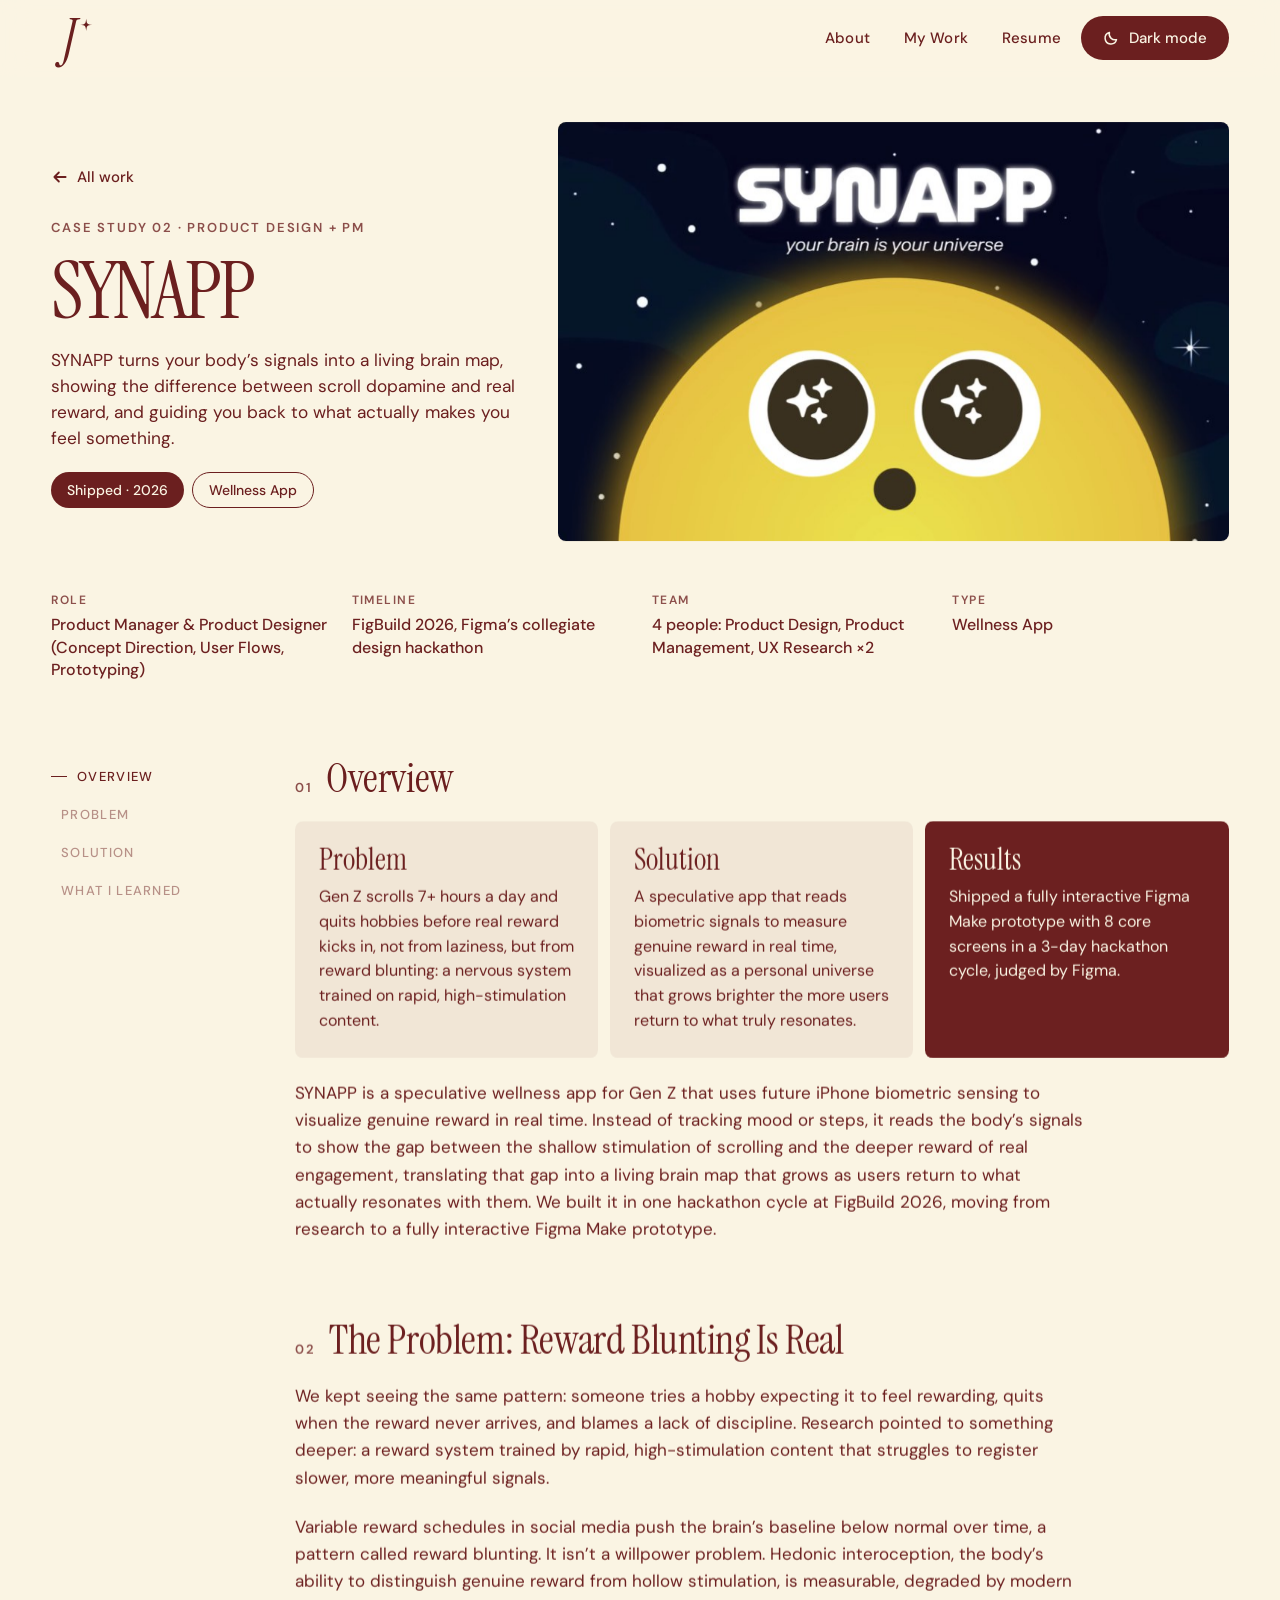
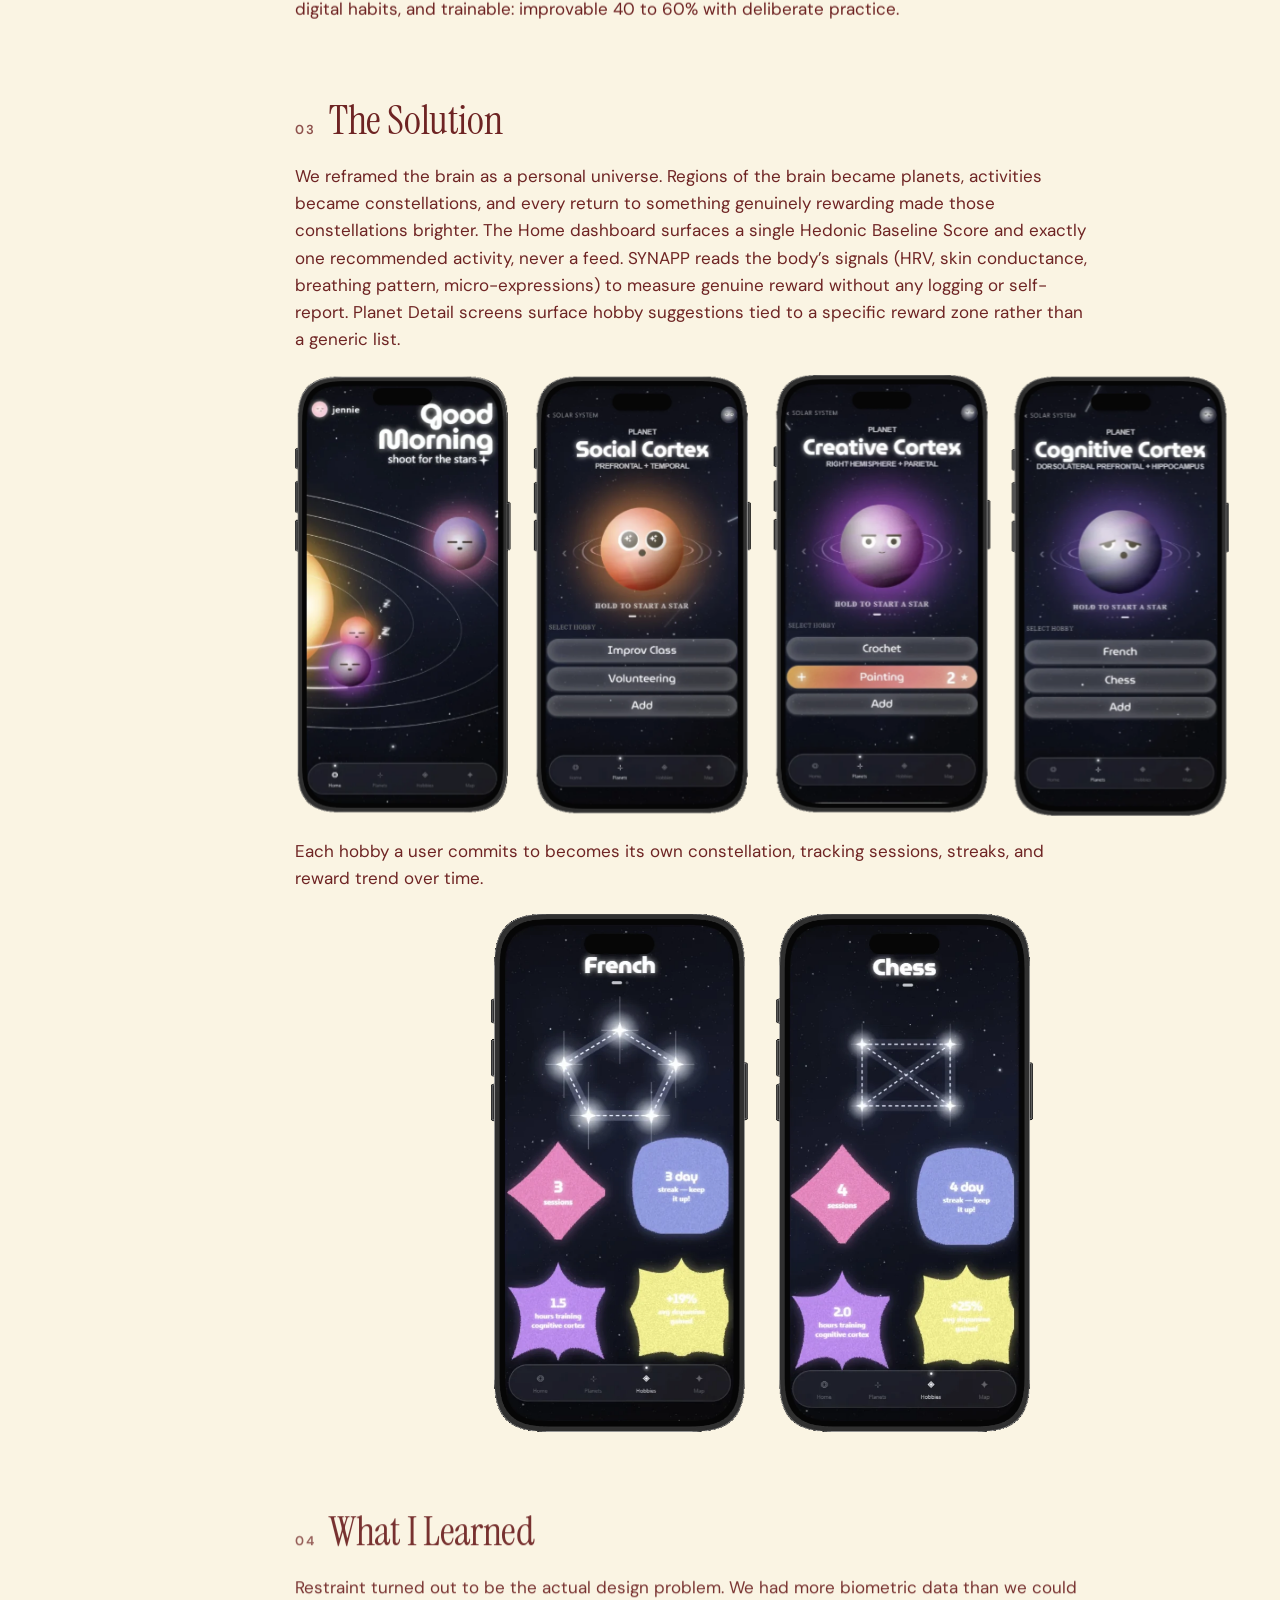
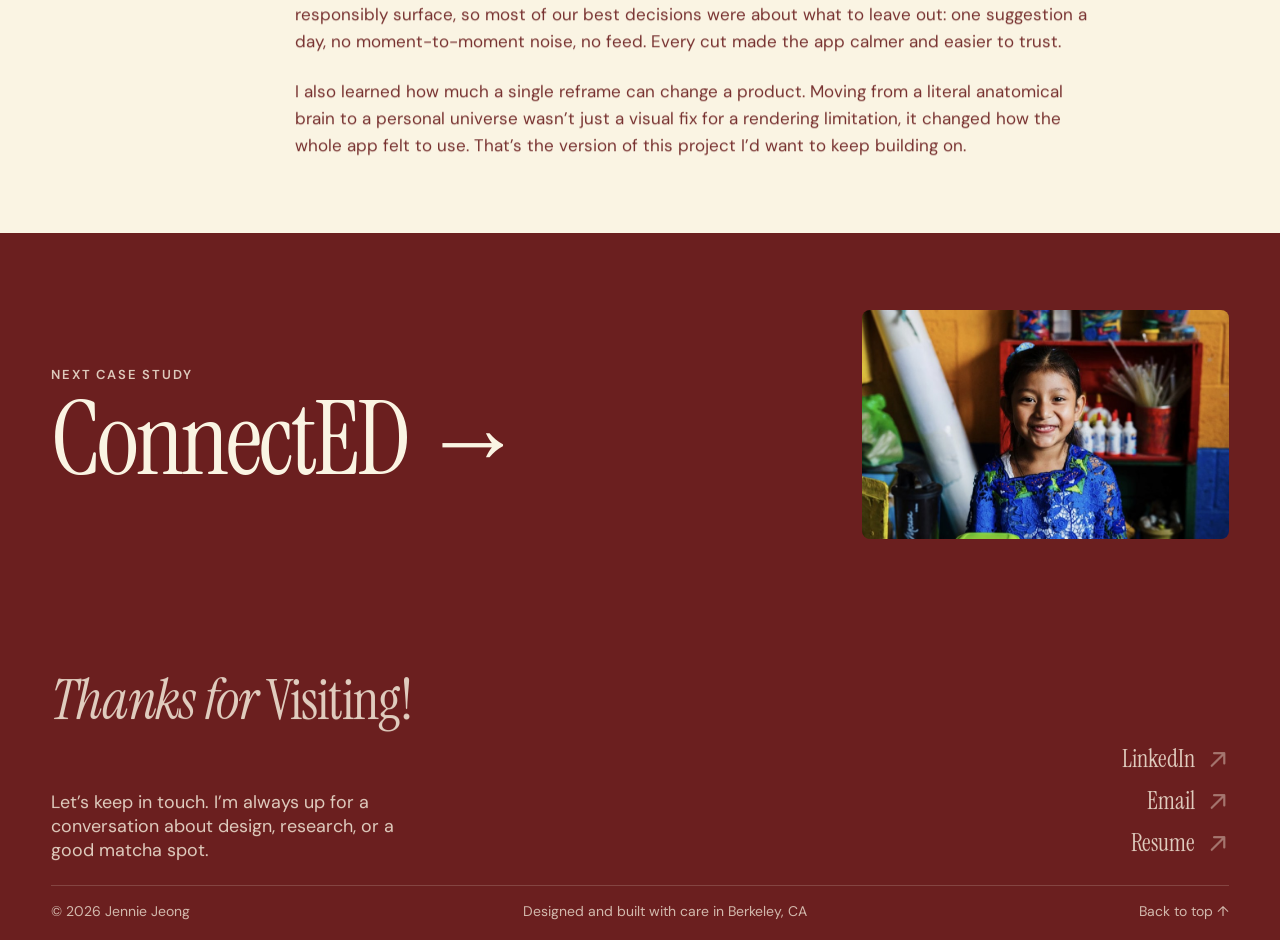
<file: synapp.html>
<!doctype html>
<html lang="en">
<head>
<meta charset="utf-8">
<meta name="viewport" content="width=device-width, initial-scale=1">
<title>SYNAPP · Jennie Jeong</title>
<meta name="description" content="SYNAPP, a speculative wellness app that turns your body’s signals into a living brain map. Built at FigBuild 2026.">
<meta property="og:title" content="SYNAPP · Jennie Jeong">
<meta property="og:description" content="SYNAPP, a speculative wellness app that turns your body’s signals into a living brain map. Built at FigBuild 2026.">
<meta name="theme-color" content="#FAF4E3">
<script>try{document.documentElement.setAttribute('data-theme',localStorage.getItem('jj-theme')||'light')}catch(e){}</script>
<link rel="preconnect" href="https://fonts.googleapis.com">
<link rel="preconnect" href="https://fonts.gstatic.com" crossorigin>
<link rel="stylesheet" href="https://fonts.googleapis.com/css2?family=DM+Sans:opsz,wght@9..40,400;9..40,500;9..40,600;9..40,700&amp;family=Instrument+Serif:ital@0;1&amp;family=Young+Serif&amp;display=swap">
<link rel="stylesheet" href="/site.css">
<link rel="stylesheet" href="/case.css">
</head>
<body>
<div class="site" id="top" style="--accent: #6B1F1F">
<header class="nav">
  <a class="brand" href="/" aria-label="Jennie Jeong, home"><span class="mark" aria-hidden="true"><svg class="m-girl" viewBox="0 0 278 310"><image href="/avatar-base.png" x="0" y="0" width="278" height="310"></image><ellipse cx="84" cy="177" rx="7" ry="8" fill="#000"></ellipse><ellipse cx="176" cy="180" rx="7" ry="8" fill="#000"></ellipse><path d="M106 212Q130 228 154 212" fill="none" stroke="#8D3B38" stroke-width="11" stroke-linecap="round"></path></svg><svg class="m-j" viewBox="0 0 100 100"><text x="42" y="92" text-anchor="middle" font-size="118" fill="currentColor" style="font-family: var(--italic, 'Instrument Serif'), serif; font-style: italic">J</text><path class="spk" fill="currentColor" d="M80 6 C81.68 18.32 81.68 18.32 94 20 C81.68 21.68 81.68 21.68 80 34 C78.32 21.68 78.32 21.68 66 20 C78.32 18.32 78.32 18.32 80 6Z"></path></svg></span></a>
  <nav aria-label="Primary">
    <ul class="links">
      <li><a class="ul" href="/#about">About</a></li>
      <li><a class="ul" href="/#work">My Work</a></li>
      <li><a class="ul" href="https://drive.google.com/file/d/1qHFuA68mNnvi6uM6qCpQ5HlTcBdKQAll/view?usp=sharing" target="_blank" rel="noopener">Resume</a></li>
      <li><button class="pill magnet theme-btn" type="button" data-theme-toggle aria-pressed="false"><svg class="i-moon" width="16" height="16" viewBox="0 0 16 16" fill="none" aria-hidden="true"><path d="M13.5 9.6A5.8 5.8 0 016.4 2.5a5.8 5.8 0 107.1 7.1z" stroke="currentColor" stroke-width="1.5" stroke-linejoin="round"></path></svg><svg class="i-sun" width="16" height="16" viewBox="0 0 16 16" fill="none" aria-hidden="true"><circle cx="8" cy="8" r="3" stroke="currentColor" stroke-width="1.5"></circle><path d="M8 1v1.6M8 13.4V15M1 8h1.6M13.4 8H15M3 3l1.1 1.1M11.9 11.9L13 13M3 13l1.1-1.1M11.9 4.1L13 3" stroke="currentColor" stroke-width="1.5" stroke-linecap="round"></path></svg><span data-theme-label>Dark mode</span></button></li>
    </ul>
  </nav>
  <button class="menu-btn" type="button" aria-expanded="false" aria-controls="mobile-menu" data-menu-open>Menu</button>
  <span class="progress" aria-hidden="true"></span>
</header>

<div class="mobile-menu" id="mobile-menu" role="dialog" aria-modal="true" aria-label="Menu" hidden>
  <div class="top">
    <span class="brand">Jennie <i style="color: var(--butter)">Jeong</i></span>
    <button class="menu-btn" type="button" data-menu-close>Close</button>
  </div>
  <ul>
    <li><a href="/#about" data-menu-close>About</a></li>
    <li><a href="/#work" data-menu-close>My Work</a></li>
    <li><a href="https://drive.google.com/file/d/1qHFuA68mNnvi6uM6qCpQ5HlTcBdKQAll/view?usp=sharing" target="_blank" rel="noopener">Resume</a></li>
    <li><button type="button" data-theme-toggle aria-pressed="false">Dark mode</button></li>
  </ul>
</div>

<main>
<section class="wrap" aria-labelledby="cs-title">
<div class="cs-hero">
  <div class="txt">
    <a class="back intro" href="/"><svg width="18" height="18" viewBox="0 0 16 16" fill="none" aria-hidden="true"><path d="M13 8H3M7 4L3 8l4 4" stroke="currentColor" stroke-width="1.6" stroke-linecap="round" stroke-linejoin="round"></path></svg>All work</a>
    <span class="eyebrow intro">Case study 02 · Product Design + PM</span>
    <h1 id="cs-title" class="cs-title intro">SYNAPP</h1>
    <p class="cs-sub intro">SYNAPP turns your body’s signals into a living brain map, showing the difference between scroll dopamine and real reward, and guiding you back to what actually makes you feel something.</p>
    <div class="chips intro"><span class="chip dark">Shipped · 2026</span><span class="chip butter">Wellness App</span></div>
  </div>
  <div class="cover intro" style="background: #0b1030"><img src="/synapp-cover.jpg" alt="SYNAPP cover: a glowing yellow brain-world character in a starry sky, with the tagline your brain is your universe"><span class="lid l" aria-hidden="true"><i></i></span><span class="lid r" aria-hidden="true"><i></i></span></div>
</div>
<dl class="meta intro">
  <div><dt>Role</dt><dd>Product Manager &amp; Product Designer (Concept Direction, User Flows, Prototyping)</dd></div>
  <div><dt>Timeline</dt><dd>FigBuild 2026, Figma’s collegiate design hackathon</dd></div>
  <div><dt>Team</dt><dd>4 people: Product Design, Product Management, UX Research ×2</dd></div>
  <div><dt>Type</dt><dd>Wellness App</dd></div>
</dl>
</section>

<div class="wrap cs-body">
  <nav class="steps" aria-label="Case study sections">
    <ol>
      <li><a href="#overview" class="on">Overview</a></li>
      <li><a href="#problem">Problem</a></li>
      <li><a href="#solution">Solution</a></li>
      <li><a href="#learned">What I Learned</a></li>
    </ol>
  </nav>
  <div class="content">

    <section class="sec" id="overview" aria-labelledby="h-overview">
      <div class="sec-h rv"><span>01</span><h2 id="h-overview">Overview</h2></div>
      <div class="psr rv">
        <article class="tint"><h4>Problem</h4><p>Gen Z scrolls 7+ hours a day and quits hobbies before real reward kicks in, not from laziness, but from reward blunting: a nervous system trained on rapid, high-stimulation content.</p></article>
        <article class="tint"><h4>Solution</h4><p>A speculative app that reads biometric signals to measure genuine reward in real time, visualized as a personal universe that grows brighter the more users return to what truly resonates.</p></article>
        <article><h4>Results</h4><p>Shipped a fully interactive Figma Make prototype with 8 core screens in a 3-day hackathon cycle, judged by Figma.</p></article>
      </div>
      <p class="rv">SYNAPP is a speculative wellness app for Gen Z that uses future iPhone biometric sensing to visualize genuine reward in real time. Instead of tracking mood or steps, it reads the body’s signals to show the gap between the shallow stimulation of scrolling and the deeper reward of real engagement, translating that gap into a living brain map that grows as users return to what actually resonates with them. We built it in one hackathon cycle at FigBuild 2026, moving from research to a fully interactive Figma Make prototype.</p>
    </section>

    <section class="sec" id="problem" aria-labelledby="h-problem">
      <div class="sec-h rv"><span>02</span><h2 id="h-problem">The Problem: Reward Blunting Is Real</h2></div>
      <p class="rv">We kept seeing the same pattern: someone tries a hobby expecting it to feel rewarding, quits when the reward never arrives, and blames a lack of discipline. Research pointed to something deeper: a reward system trained by rapid, high-stimulation content that struggles to register slower, more meaningful signals.</p>
      <p class="rv">Variable reward schedules in social media push the brain’s baseline below normal over time, a pattern called reward blunting. It isn’t a willpower problem. Hedonic interoception, the body’s ability to distinguish genuine reward from hollow stimulation, is measurable, degraded by modern digital habits, and trainable: improvable 40 to 60% with deliberate practice.</p>
    </section>

    <section class="sec" id="solution" aria-labelledby="h-solution">
      <div class="sec-h rv"><span>03</span><h2 id="h-solution">The Solution</h2></div>
      <p class="rv">We reframed the brain as a personal universe. Regions of the brain became planets, activities became constellations, and every return to something genuinely rewarding made those constellations brighter. The Home dashboard surfaces a single Hedonic Baseline Score and exactly one recommended activity, never a feed. SYNAPP reads the body’s signals (HRV, skin conductance, breathing pattern, micro-expressions) to measure genuine reward without any logging or self-report. Planet Detail screens surface hobby suggestions tied to a specific reward zone rather than a generic list.</p>
      <figure class="screens rv"><img src="/syn-screens-4.webp" alt="Four SYNAPP phone screens: a Good Morning home with a solar system, and planet detail screens for the Social, Creative, and Cognitive Cortex with hobby lists"></figure>
      <p class="rv">Each hobby a user commits to becomes its own constellation, tracking sessions, streaks, and reward trend over time.</p>
      <figure class="screens two rv"><img src="/syn-screens-2.webp" alt="Two SYNAPP constellation screens for French and Chess, showing sessions, streak days, hours of training, and dopamine gained"></figure>
    </section>

    <section class="sec" id="learned" aria-labelledby="h-learned">
      <div class="sec-h rv"><span>04</span><h2 id="h-learned">What I Learned</h2></div>
      <p class="rv">Restraint turned out to be the actual design problem. We had more biometric data than we could responsibly surface, so most of our best decisions were about what to leave out: one suggestion a day, no moment-to-moment noise, no feed. Every cut made the app calmer and easier to trust.</p>
      <p class="rv">I also learned how much a single reframe can change a product. Moving from a literal anatomical brain to a personal universe wasn’t just a visual fix for a rendering limitation, it changed how the whole app felt to use. That’s the version of this project I’d want to keep building on.</p>
    </section>
  </div>
</div>

<a class="next" href="/works/connected-fellows" data-cursor="Next">
  <div class="wrap in">
    <div class="t"><span>Next case study</span><b>ConnectED →</b></div>
    <div class="img"><img src="/cf-cover.jpg" alt="ConnectED Fellows cover"></div>
  </div>
</a>
</main>

<footer class="foot" id="contact" aria-labelledby="contact-title">
  <div class="trail" aria-hidden="true"><img src="/life-01.webp" alt="" loading="lazy"><img src="/life-02.webp" alt="" loading="lazy"><img src="/life-03.webp" alt="" loading="lazy"><img src="/life-04.webp" alt="" loading="lazy"><img src="/life-05.webp" alt="" loading="lazy"><img src="/life-06.webp" alt="" loading="lazy"><img src="/life-07.webp" alt="" loading="lazy"><img src="/life-08.webp" alt="" loading="lazy"><img src="/life-09.webp" alt="" loading="lazy"><img src="/life-10.webp" alt="" loading="lazy"><img src="/life-11.webp" alt="" loading="lazy"><img src="/life-12.webp" alt="" loading="lazy"><img src="/life-13.webp" alt="" loading="lazy"><img src="/life-14.webp" alt="" loading="lazy"><img src="/life-15.webp" alt="" loading="lazy"><img src="/life-16.webp" alt="" loading="lazy"><img src="/life-17.webp" alt="" loading="lazy"><img src="/life-18.webp" alt="" loading="lazy"></div>
  <div class="wrap inner">
    <h2 id="contact-title" class="rv">Thanks for <span class="serif">Visiting!</span></h2>
    <div class="row">
      <p class="lede rv">Let’s keep in touch. I’m always up for a conversation about design, research, or a good matcha spot.</p>
      <ul class="rv">
        <li><a href="https://www.linkedin.com/in/jennie-jeong/" target="_blank" rel="noopener">LinkedIn <svg width="22" height="22" viewBox="0 0 14 14" fill="none" aria-hidden="true"><path d="M3 11L11 3M11 3H4.5M11 3V9.5" stroke="currentColor" stroke-width="1.4" stroke-linecap="round" stroke-linejoin="round"></path></svg></a></li>
        <li><a href="mailto:jenniejeong@berkeley.edu">Email <svg width="22" height="22" viewBox="0 0 14 14" fill="none" aria-hidden="true"><path d="M3 11L11 3M11 3H4.5M11 3V9.5" stroke="currentColor" stroke-width="1.4" stroke-linecap="round" stroke-linejoin="round"></path></svg></a></li>
        <li><a href="https://drive.google.com/file/d/1qHFuA68mNnvi6uM6qCpQ5HlTcBdKQAll/view?usp=sharing" target="_blank" rel="noopener">Resume <svg width="22" height="22" viewBox="0 0 14 14" fill="none" aria-hidden="true"><path d="M3 11L11 3M11 3H4.5M11 3V9.5" stroke="currentColor" stroke-width="1.4" stroke-linecap="round" stroke-linejoin="round"></path></svg></a></li>
      </ul>
    </div>
    <div class="legal"><span>© 2026 Jennie Jeong</span><span>Designed and built with care in Berkeley, CA</span><a href="#top" style="text-decoration: none">Back to top ↑</a></div>
  </div>
</footer>

<div class="cursor" aria-hidden="true"><span>View</span></div>
</div>
<script src="/gsap.min.js"></script>
<script src="/ScrollTrigger.min.js"></script>
<script src="/common.js"></script>
<script src="/case.js"></script>
</body>
</html>
</file>
<file: site.css>
/* Jennie Jeong portfolio: shared styles */
:root{
  /* palette: cream + burgundy only */
  --cream:#FAF4E3;
  --paper:#FAF4E3;
  --brown:#6B1F1F;
  --maroon:#6B1F1F;
  --rose:#6B1F1F;
  --butter:#FAF4E3;
  --taupe:rgba(107,31,31,.78);
  --line:rgba(107,31,31,.2);
  --stat:#F2E8D0;
  --serif:"Instrument Serif", "Times New Roman", serif;
  --italic:"Instrument Serif", "Times New Roman", serif;
  --accent-font:"Young Serif", Georgia, serif;
  --sans:"DM Sans", system-ui, -apple-system, sans-serif;
  --pad:clamp(20px, 4vw, 64px);
  --max:1520px;
  --ease:cubic-bezier(.2,.7,.1,1);
}
html{scroll-behavior:smooth}
body{margin:0;background:var(--cream);color:var(--brown);font-family:var(--sans);-webkit-font-smoothing:antialiased;text-rendering:optimizeLegibility}
*,*::before,*::after{box-sizing:border-box}
img{display:block;max-width:100%}
a{color:inherit}
::selection{background:var(--maroon);color:var(--cream)}
:focus-visible{outline:2px solid var(--accent, var(--maroon));outline-offset:3px;border-radius:6px}

.site{position:relative;background:var(--cream);overflow-x:clip}
.wrap{width:100%;max-width:var(--max);margin:0 auto;padding-inline:var(--pad)}

/* ---------- sticky nav ---------- */
.nav{position:sticky;top:0;z-index:60;display:flex;align-items:center;justify-content:space-between;gap:16px;
  padding:14px var(--pad);background:rgba(250,244,227,.82);-webkit-backdrop-filter:blur(14px) saturate(1.2);backdrop-filter:blur(14px) saturate(1.2);
  border-bottom:1px solid transparent;transition:padding .45s var(--ease), border-color .45s var(--ease)}
.nav.is-scrolled{padding-block:10px;border-bottom-color:var(--line)}
.brand{display:inline-flex;align-items:baseline;gap:6px;text-decoration:none;font-family:var(--serif);font-size:clamp(26px,2.4vw,34px);line-height:1;letter-spacing:-.01em;min-height:44px;align-items:center}
.brand i{font-family:var(--italic);font-style:italic;font-weight:400;color:var(--accent, var(--maroon))}
.brand .dot{width:9px;height:9px;border-radius:50%;background:var(--accent, var(--maroon));display:inline-block;margin-left:2px;transform:translateY(-2px)}
.links{display:flex;align-items:center;gap:6px;list-style:none;margin:0;padding:0}
.links a{position:relative;display:inline-flex;align-items:center;min-height:44px;padding:0 14px;text-decoration:none;font-size:15px;font-weight:500;letter-spacing:.01em}
.links a.ul::after{content:"";position:absolute;left:14px;right:14px;bottom:10px;height:1.5px;background:currentColor;transform:scaleX(0);transform-origin:right;transition:transform .5s var(--ease)}
.links a.ul:hover::after{transform:scaleX(1);transform-origin:left}
.pill{display:inline-flex;align-items:center;gap:10px;min-height:44px;padding:0 22px;border-radius:999px;background:var(--accent, var(--maroon));color:var(--cream) !important;text-decoration:none;font-weight:500;font-size:15px;will-change:transform}
.pill svg{transition:transform .5s var(--ease)}
.pill:hover svg{transform:rotate(45deg)}
.menu-btn{display:none;min-height:44px;min-width:44px;padding:0 18px;border-radius:999px;border:1.5px solid var(--brown);background:transparent;color:var(--brown);font:500 15px var(--sans);cursor:pointer}
.mobile-menu{position:fixed;inset:0;z-index:70;background:var(--brown);color:var(--cream);display:flex;flex-direction:column;padding:20px var(--pad) 40px}
.mobile-menu .top{display:flex;justify-content:space-between;align-items:center}
.mobile-menu ul{list-style:none;margin:auto 0 0;padding:0;display:flex;flex-direction:column;gap:4px}
.mobile-menu ul a{display:block;font-family:var(--serif);font-size:clamp(48px,14vw,80px);line-height:1.05;text-decoration:none}
.mobile-menu .menu-btn{display:inline-flex;align-items:center;border-color:var(--cream);color:var(--cream)}
@media (max-width:760px){
  .links{display:none}
  .menu-btn{display:inline-flex;align-items:center}
}

/* ---------- type helpers ---------- */
.eyebrow{font-family:var(--sans);font-size:13px;font-weight:600;letter-spacing:.14em;text-transform:uppercase;color:var(--taupe)}
.serif{font-family:var(--serif);font-weight:400}
.ital{font-family:var(--accent-font);font-style:normal;font-weight:400}
.ln{display:block;overflow:hidden;padding-bottom:.06em;margin-bottom:-.06em}
.ln-i{display:inline-block;will-change:transform}

/* ---------- chips ---------- */
.chip{display:inline-flex;align-items:center;min-height:36px;padding:0 16px;border-radius:999px;font-size:14px;font-weight:500;line-height:1}
.chip.dark{background:var(--brown);color:var(--cream)}
.chip.maroon{background:var(--accent, var(--maroon));color:var(--cream)}
.chip.butter{background:var(--butter);color:var(--brown)}
.chip.line{border:1.5px solid var(--brown);color:var(--brown)}

/* ---------- marquee ---------- */
.marquee{background:var(--brown);color:var(--cream);overflow:hidden;white-space:nowrap;padding:22px 0;border-block:1px solid var(--brown)}
.marquee .track{display:inline-flex;gap:48px;animation:mq 38s linear infinite;padding-left:48px}
.marquee span{font-family:var(--serif);font-size:clamp(36px,5vw,72px);line-height:1}
.marquee span.ital{color:var(--butter)}
.marquee svg{width:clamp(22px,2.4vw,34px);height:auto;align-self:center;color:var(--butter)}
@keyframes mq{to{transform:translateX(-50%)}}

/* ---------- media frames ---------- */
.frame{position:relative;overflow:hidden;border-radius:28px;background:var(--paper)}
.frame img{width:100%;height:100%;object-fit:cover}
.px{overflow:hidden}
.px img{height:118%;width:100%;object-fit:cover;will-change:transform}

/* ---------- footer ---------- */
.foot{background:var(--brown);color:var(--cream);position:relative;overflow:hidden}
.foot .inner{padding-block:clamp(32px,4vw,52px) 20px;display:flex;flex-direction:column;gap:12px}
.foot h2{margin:0;font-family:var(--italic);font-style:italic;font-weight:400;font-size:clamp(36px,4.4vw,68px);line-height:.95;letter-spacing:-.02em}
.foot h2 .serif{font-family:var(--serif);font-style:normal;font-weight:400;color:var(--butter)}
.foot .row{display:flex;flex-wrap:wrap;justify-content:space-between;align-items:flex-end;gap:16px 32px}
.foot .lede{font-size:clamp(17px,1.4vw,20px);max-width:30ch;line-height:1.35;margin:0}
.foot ul{list-style:none;margin:0;padding:0;display:flex;flex-direction:column;align-items:flex-end;gap:2px}
.foot ul a{display:inline-flex;align-items:center;gap:12px;min-height:40px;text-decoration:none;font-family:var(--serif);font-size:clamp(22px,1.9vw,28px);line-height:1}
.foot ul a svg{opacity:.5;transition:transform .5s var(--ease),opacity .3s}
.foot ul a:hover svg{transform:translate(4px,-4px);opacity:1}
.foot .legal{display:flex;flex-wrap:wrap;justify-content:space-between;gap:12px;border-top:1px solid rgba(250,244,227,.18);padding-top:16px;margin-top:16px;font-size:14px;color:rgba(250,244,227,.72)}
@media (max-width:760px){ .foot ul{align-items:flex-start} }

/* ---------- cursor ---------- */
.cursor{position:fixed;left:0;top:0;z-index:90;pointer-events:none;width:12px;height:12px;margin:-6px 0 0 -6px;border-radius:50%;background:var(--accent, var(--maroon));color:var(--cream);
  display:flex;align-items:center;justify-content:center;font:600 12px var(--sans);letter-spacing:.08em;text-transform:uppercase;opacity:0;transition:width .45s var(--ease),height .45s var(--ease),margin .45s var(--ease),background .3s}
.cursor span{opacity:0;transition:opacity .25s}
.cursor.is-big{width:96px;height:96px;margin:-48px 0 0 -48px}
.cursor.is-big span{opacity:1}
.cursor.is-drag{background:var(--brown)}
@media (hover:none),(pointer:coarse){.cursor{display:none}}

/* ---------- reveal ---------- */
.rv{will-change:transform,opacity}

@media (prefers-reduced-motion:reduce){
  html{scroll-behavior:auto}
  .marquee .track{animation-duration:160s}
}

/* ---------- palette overrides (cream + burgundy only) ---------- */
.chip.butter,.chip.line{background:transparent;border:1.5px solid var(--maroon);color:var(--maroon)}
.site .tag.butter{background:var(--cream);color:var(--maroon);box-shadow:inset 0 0 0 2px var(--maroon)}
.site .psr article{border:1.5px solid var(--line)}
.site .psr article:nth-child(3){background:var(--maroon);color:var(--cream);border-color:var(--maroon)}
.site .psr article:nth-child(3) .ic{background:var(--cream);color:var(--maroon)}
.site .board,.site .board.paper{background:var(--cream);border:1.5px solid var(--line)}
.site .stat{background:var(--stat)}
.site .callout .chip{border-color:var(--cream);color:var(--cream)}
.site .goal:hover{background:rgba(107,31,31,.06)}
.site .next{background:var(--maroon);color:var(--cream)}
.site .next .eyebrow{color:rgba(250,244,227,.8)}
.site .next:hover .ital{color:var(--cream)}
.site .about{background:var(--cream);border-top:1.5px solid var(--line)}
.site .ph,.site .ph-img{border-color:var(--line);background:transparent}
.foot h2 .serif{color:var(--cream)}
.foot ul a,.foot .lede{color:var(--cream)}

/* ---------- dark theme (same two colors, flipped) ---------- */
:root[data-theme="dark"]{--cream:#241011;--paper:#241011;--brown:#FAF4E3;--maroon:#FAF4E3;--rose:#FAF4E3;--butter:#241011;--taupe:rgba(250,244,227,.74);--line:rgba(250,244,227,.2);--stat:#3A1A1B;color-scheme:dark}
:root[data-theme="dark"] .site{--accent:#FAF4E3 !important}
:root[data-theme="dark"] body{background:#241011}
:root[data-theme="dark"] .nav{background:rgba(36,16,17,.82)}
:root[data-theme="dark"] .foot{background:#160909;color:#FAF4E3}
:root[data-theme="dark"] .foot ul a,:root[data-theme="dark"] .foot .lede,:root[data-theme="dark"] .foot h2 .serif{color:#FAF4E3}
:root[data-theme="dark"] .site .next .eyebrow{color:rgba(36,16,17,.75)}
.theme-anim,.theme-anim *{transition:background-color .45s ease,color .45s ease,border-color .45s ease,box-shadow .45s ease !important}
.theme-btn{border:0;cursor:pointer;font:500 15px var(--sans)}
.theme-btn .i-sun{display:none}
:root[data-theme="dark"] .theme-btn .i-sun{display:inline}
:root[data-theme="dark"] .theme-btn .i-moon{display:none}
.mobile-menu ul button{display:block;background:none;border:0;padding:0;cursor:pointer;color:inherit;font-family:var(--serif);font-size:clamp(48px,14vw,80px);line-height:1.05;text-align:left}

/* static export */
.mobile-menu[hidden]{display:none}

/* footer photo trail */
.foot .trail{position:absolute;inset:0;pointer-events:none;z-index:0;overflow:hidden}
.foot .trail img{position:absolute;left:0;top:0;width:clamp(84px,7.5vw,118px);aspect-ratio:3/4;object-fit:cover;border-radius:10px;opacity:0;box-shadow:0 18px 40px -12px rgba(0,0,0,.5);will-change:transform,opacity}
.foot .inner{position:relative;z-index:1}
/* corners: tight at rest, rounder on hover */
.frame,.wimg,.peek-in,.about .portrait,.about .portrait .ph,.cs-hero .cover,.psr article,.stat,.callout,.goal,.sw,.metric,.ph,.next .img{border-radius:8px;transition:border-radius .5s cubic-bezier(.2,.7,.2,1)}
.peek-img,.pic img,.ph-img{border-radius:6px;transition:border-radius .5s cubic-bezier(.2,.7,.2,1)}
.about .portrait>div{border-radius:inherit!important}
.wcard:hover .wimg,.frame:hover,.about .portrait:hover,.about .portrait:hover .ph,.cs-hero .cover:hover,.psr article:hover,.stat:hover,.callout:hover,.goal:hover,.sw:hover,.metric:hover,.ph:hover,.next a:hover .img,.next .img:hover{border-radius:28px}
.pic img:hover,.ph:hover .ph-img{border-radius:22px}

/* nav logo: girl, J + sparkle on hover */
.brand .mark{position:relative;display:inline-block;width:44px;height:48px;color:var(--accent,#6B1F1F)}
.brand .mark svg{position:absolute;inset:0;width:100%;height:100%;overflow:visible;transition:opacity .3s ease,transform .45s cubic-bezier(.2,.8,.2,1)}
.brand .m-girl{opacity:0;transform:scale(.7) rotate(10deg)}
.brand:hover .m-j,.brand:focus-visible .m-j{opacity:0;transform:scale(.7) rotate(-10deg)}
.brand:hover .m-girl,.brand:focus-visible .m-girl{opacity:1;transform:none}
.cursor span{text-align:center;line-height:1.15}
</file>
<file: home.css>
/* Home page */

/* hero */
.hero{position:relative;overflow:hidden;min-height:calc(100vh - 72px);min-height:calc(100svh - 72px);display:flex;flex-direction:column;isolation:isolate}
.hero canvas.gl{position:absolute;inset:0;width:100%;height:100%;z-index:-1;display:block}
.hero-grid{display:grid;grid-template-columns:repeat(12,minmax(0,1fr));column-gap:clamp(16px,2vw,32px);row-gap:40px;align-items:end;padding-top:clamp(28px,4vw,64px)}
.headline{grid-column:1 / -1;text-align:center;margin:0;font-weight:400;color:var(--brown);font-size:min(7vw,10.5vh,156px)}
.headline .ln-i{white-space:nowrap}
.headline .l1,.headline .l3{font-family:var(--serif);font-size:.6em;line-height:.95;letter-spacing:-.02em;padding-inline:.06em}
.headline .l2{font-family:var(--accent-font);font-style:normal;font-weight:400;font-size:1em;line-height:.95;letter-spacing:-.035em;color:var(--accent);padding:.04em .12em .2em;margin:0 0 -.1em}

/* avatar as the "o" in Product */
.avatar{display:inline-block;width:.7em;height:.78em;vertical-align:-.08em;margin:0 .01em 0 .015em}
.avatar svg{width:100%;height:100%;display:block;overflow:visible}
.avatar .face{opacity:0;transition:opacity .12s}
.avatar .face.on{opacity:1}
.avatar .face.on .pop{animation:facePop .45s cubic-bezier(.3,1.6,.5,1) both;transform-box:fill-box;transform-origin:50% 50%}
@keyframes facePop{from{transform:scale(.4)}to{transform:scale(1)}}
.avatar .bob{animation:bob 2.8s ease-in-out infinite;transform-origin:50% 90%;transform-box:fill-box}
@keyframes bob{0%,100%{transform:rotate(-3deg)}50%{transform:rotate(3deg)}}
@media (prefers-reduced-motion:reduce){.avatar .bob,.avatar .face.on .pop{animation:none}}

/* bouncy labels */
.pile{position:relative;flex:1 0 clamp(220px,28vh,300px)}
.tags{position:absolute;inset:0;pointer-events:none;z-index:5}
.tag{position:absolute;left:0;top:0;transform:translate(-9999px,-9999px);pointer-events:auto;touch-action:none;user-select:none;-webkit-user-select:none;cursor:grab;
  display:inline-flex;align-items:center;white-space:nowrap;padding:.32em .9em .38em;border-radius:999px;font-family:var(--serif);font-size:clamp(17px,2.05vw,34px);line-height:1;border:0;will-change:transform}
.tag:active{cursor:grabbing}
.site .tags .tag{background:var(--cream);color:var(--accent);box-shadow:inset 0 0 0 2px var(--accent);transition:background-color .25s ease,color .25s ease}
.site .tags .tag:hover,.site .tags .tag[data-held]{background:var(--accent);color:var(--cream)}
.site .tags .tag[data-held]{z-index:2}
.site .tags .tag.proj{color:#fff;box-shadow:none;text-shadow:0 1px 2px rgba(0,0,0,.35);font-size:clamp(22px,2.65vw,44px)}
.site .tags .tag.proj.cf,.site .tags .tag.proj.cf:hover,.site .tags .tag.proj.cf[data-held]{background:linear-gradient(115deg,#C7312C 0%,#E9B23C 50%,#2B5DBF 100%);color:#fff}
.site .tags .tag.proj.syn,.site .tags .tag.proj.syn:hover,.site .tags .tag.proj.syn[data-held]{background:linear-gradient(115deg,#07070D 0%,#15151F 55%,#D8F21E 135%);color:#E8FF3A;text-shadow:0 0 14px rgba(216,242,30,.6)}
.site .tags .tag.proj:hover,.site .tags .tag.proj[data-held]{box-shadow:0 0 0 3px var(--cream),0 0 0 5px var(--accent)}

/* project preview card */
.peek{position:absolute;left:0;top:0;z-index:6;pointer-events:none;visibility:hidden;width:clamp(220px,24vw,300px)}
.peek-in{transform-origin:50% 100%;opacity:0;background:var(--cream);border-radius:22px;padding:8px;box-shadow:0 0 0 1.5px var(--accent),0 24px 60px -20px rgba(107,31,31,.45);display:flex;flex-direction:column;gap:8px}
.peek-img{position:relative;aspect-ratio:16/10;border-radius:14px;overflow:hidden}
.peek-img img{width:100%;height:100%;object-fit:cover}
.peek-t{padding:2px 6px 6px;font-family:var(--accent-font);font-size:20px;line-height:1.1;color:var(--accent);display:flex;flex-direction:column;gap:4px}
.peek-t span{font:500 13px var(--sans);color:var(--taupe)}

/* burgundy screen + drop circle */
.veil{position:fixed;inset:0;z-index:1;background:var(--accent);opacity:0;visibility:hidden;pointer-events:none;transition:opacity .35s ease,visibility 0s linear .35s}
.veil[data-on="1"]{opacity:1;visibility:visible;transition:opacity .35s ease}
.veil .ring{position:absolute;left:50%;top:50%;width:clamp(170px,22vw,260px);aspect-ratio:1;border-radius:50%;border:2px dashed rgba(250,244,227,.9);background:var(--cream);transform:translate(-50%,-50%) scale(.6);transition:transform .5s var(--ease),border-color .25s}
.veil[data-on="1"] .ring{transform:translate(-50%,-50%) scale(1)}
.veil[data-hot] .ring{transform:translate(-50%,-50%) scale(1.1);border-style:solid;border-color:var(--cream)}
.veil[data-hot="cf"] .ring,.veil[data-hot="cf"] .burst{background:linear-gradient(115deg,#C7312C 0%,#E9B23C 50%,#2B5DBF 100%)}
.veil[data-hot="syn"] .ring,.veil[data-hot="syn"] .burst{background:linear-gradient(115deg,#07070D 0%,#15151F 55%,#D8F21E 135%)}
.veil .burst{position:absolute;left:50%;top:50%;width:clamp(170px,22vw,260px);aspect-ratio:1;border-radius:50%;visibility:hidden;will-change:transform}
.hero[data-holding]{z-index:70}
.sr{position:absolute;width:1px;height:1px;overflow:hidden;clip-path:inset(50%)}

/* SYNAPP cover blink */
.lid{position:absolute;width:18.8%;aspect-ratio:1;border-radius:50%;overflow:hidden;transform:translate(-50%,-50%);pointer-events:none}
.lid.l{left:38%;top:69.5%}.lid.r{left:62.2%;top:69.5%}
.lid i{position:absolute;inset:-3%;background:linear-gradient(#E8C744,#E9D046);border-bottom:6px solid #3B2A12;border-radius:0 0 50% 50% / 0 0 34% 34%;transform:scaleY(0);transform-origin:50% 0;animation:blink 2.6s infinite}
.peek .lid i{border-bottom-width:3px}
.lid.r i{animation-delay:.04s}
@keyframes blink{0%,62%,100%{transform:scaleY(0)}70%,78%{transform:scaleY(1.03)}84%{transform:scaleY(0)}88%,91%{transform:scaleY(1.03)}95%{transform:scaleY(0)}}
@media (prefers-reduced-motion:reduce){.lid i{animation:none}}

/* work */
.work{padding-block:clamp(72px,9vw,128px) clamp(56px,7vw,104px)}
.work-title{margin:0 0 clamp(28px,3.5vw,48px);font-family:var(--serif);font-weight:400;font-size:clamp(44px,5vw,80px);line-height:1;letter-spacing:-.02em}
.work-title .ital{color:var(--accent)}
.wgrid{display:grid;grid-template-columns:repeat(2,minmax(0,1fr));gap:clamp(28px,3vw,48px) clamp(20px,2.4vw,40px)}
.wcard{display:flex;flex-direction:column;gap:14px;text-decoration:none;color:var(--brown)}
.wimg{position:relative;aspect-ratio:16/10;border-radius:20px;overflow:hidden;background:color-mix(in srgb, var(--brown) 6%, transparent)}
.wimg img{width:100%;height:100%;object-fit:cover;transition:transform 1.1s var(--ease)}
.wcard:hover .wimg img{transform:scale(1.04)}
.wmeta{display:flex;justify-content:space-between;align-items:center;gap:16px;flex-wrap:wrap;margin-top:6px}
.wmeta h3{margin:0;font-family:var(--sans);font-weight:500;font-size:clamp(22px,2vw,30px);letter-spacing:-.01em}
.wcard:hover h3{color:var(--accent)}
.wtags{display:flex;gap:8px;flex-wrap:wrap}
.wtags span{border:1px solid var(--line);border-radius:6px;padding:4px 10px;font-size:12px;font-weight:500;letter-spacing:.12em;text-transform:uppercase;color:var(--taupe)}
.wcard p{margin:0;font-size:clamp(16px,1.25vw,19px);line-height:1.5;color:var(--taupe)}
@media (max-width:760px){.wgrid{grid-template-columns:minmax(0,1fr)}}

/* about */
.about{background:var(--paper);padding-block:clamp(72px,9vw,128px);position:relative}
.site .about{background:var(--cream);border-top:1.5px solid var(--line)}
.about-grid{display:grid;grid-template-columns:repeat(12,minmax(0,1fr));column-gap:clamp(16px,2vw,32px);row-gap:48px;align-items:start}
.about .portrait{grid-column:1 / span 5;aspect-ratio:4/5;border-radius:32px;position:relative;overflow:visible}
.about .portrait .ph{position:absolute;inset:0;border-radius:32px;overflow:hidden}
.about .stamp{position:absolute;right:-28px;top:-28px;width:132px;height:132px;z-index:2;color:var(--brown)}
.about .copy{grid-column:7 / span 6;display:flex;flex-direction:column;gap:32px}
.about .copy h2{margin:0;font-family:var(--italic);font-style:italic;font-weight:400;font-size:clamp(56px,7vw,120px);line-height:.92;letter-spacing:-.03em;color:var(--brown)}
.about .big{margin:0;font-size:clamp(22px,2vw,30px);line-height:1.38;color:var(--brown);font-weight:400}
.about .big b,.about .body b{font-weight:600;color:var(--accent)}
.about .body{margin:0;font-size:18px;line-height:1.6;color:var(--brown);max-width:52ch}
.about dl{display:grid;grid-template-columns:repeat(3,minmax(0,1fr));gap:24px;margin:8px 0 0;border-top:1.5px solid var(--brown);padding-top:24px}
.about dt{font-size:12px;font-weight:600;letter-spacing:.12em;text-transform:uppercase;color:var(--taupe)}
.about dd{margin:8px 0 0;font-size:16px;line-height:1.5}
@media (max-width:900px){
  .about .portrait,.about .copy{grid-column:1 / -1}
  .about .portrait{max-width:520px}
  .about .stamp{right:-8px;top:-24px;width:104px;height:104px}
  .about dl{grid-template-columns:minmax(0,1fr)}
}
.spin{animation:spin 22s linear infinite;transform-origin:50% 50%}
@keyframes spin{to{transform:rotate(360deg)}}
@media (prefers-reduced-motion:reduce){.spin{animation:none}}
/* corners: tight at rest, rounder on hover */
.frame,.wimg,.peek-in,.about .portrait,.about .portrait .ph,.cs-hero .cover,.psr article,.stat,.callout,.goal,.sw,.metric,.ph,.next .img{border-radius:8px;transition:border-radius .5s cubic-bezier(.2,.7,.2,1)}
.peek-img,.pic img,.ph-img{border-radius:6px;transition:border-radius .5s cubic-bezier(.2,.7,.2,1)}
.about .portrait>div{border-radius:inherit!important}
.wcard:hover .wimg,.frame:hover,.about .portrait:hover,.about .portrait:hover .ph,.cs-hero .cover:hover,.psr article:hover,.stat:hover,.callout:hover,.goal:hover,.sw:hover,.metric:hover,.ph:hover,.next a:hover .img,.next .img:hover{border-radius:28px}
.pic img:hover,.ph:hover .ph-img{border-radius:22px}
:is(.site,body) .tags .tag.proj.syn,:is(.site,body) .tags .tag.proj.syn:hover,:is(.site,body) .tags .tag.proj.syn[data-held]{background:linear-gradient(115deg,#050505 0%,#1A1A1A 55%,#F2C230 130%);color:#FFD23F;text-shadow:0 0 14px rgba(255,210,63,.55)}
:is(.site,body) .veil[data-hot="syn"] .ring,:is(.site,body) .veil[data-hot="syn"] .burst{background:linear-gradient(115deg,#050505 0%,#1A1A1A 55%,#F2C230 130%)}
:is(.site,body) .tags .tag.proj.clv,:is(.site,body) .tags .tag.proj.clv:hover,:is(.site,body) .tags .tag.proj.clv[data-held]{background:linear-gradient(115deg,#2E6B2B 0%,#5DA653 55%,#BFE3A8 120%);color:#fff}
:is(.site,body) .veil[data-hot="clv"] .ring,:is(.site,body) .veil[data-hot="clv"] .burst{background:linear-gradient(115deg,#2E6B2B 0%,#5DA653 55%,#BFE3A8 120%)}
.about .copy .big{font-size:18px;line-height:1.6;max-width:52ch}
.about .portrait{width:100%;max-width:min(380px,50vh);aspect-ratio:4/5;justify-self:center;align-self:center}
</file>
<file: case.css>
/* Case study pages */

.progress{position:absolute;left:0;right:0;bottom:-1px;height:2px;background:var(--accent);transform:scaleX(0);transform-origin:left}
.tint,.site .content .ph,.site .content .ph-img{background:color-mix(in srgb, var(--brown) 6%, transparent)}
.site .content .psr article{border:0}
.site .content .psr article:nth-child(3){background:var(--accent);color:var(--cream)}

/* hero: title + cover side by side */
.cs-hero{display:grid;grid-template-columns:repeat(12,minmax(0,1fr));column-gap:clamp(20px,3vw,48px);row-gap:28px;align-items:center;padding-top:clamp(24px,3.5vw,48px)}
.cs-hero .txt{grid-column:1 / span 5;display:flex;flex-direction:column;gap:20px}
.cs-hero .cover{grid-column:6 / span 7;aspect-ratio:16/10;border-radius:24px;overflow:hidden}
.cs-hero .cover{position:relative}
.cs-hero .cover img{width:100%;height:100%;object-fit:cover}
.lid{position:absolute;width:18.8%;aspect-ratio:1;border-radius:50%;overflow:hidden;transform:translate(-50%,-50%);pointer-events:none}
.lid.l{left:38%;top:69.5%}.lid.r{left:62.2%;top:69.5%}
.lid i{position:absolute;inset:-3%;background:linear-gradient(#E8C744,#E9D046);border-bottom:6px solid #3B2A12;border-radius:0 0 50% 50% / 0 0 34% 34%;transform:scaleY(0);transform-origin:50% 0;animation:blink 2.6s infinite}
.lid.r i{animation-delay:.04s}
@keyframes blink{0%,62%,100%{transform:scaleY(0)}70%,78%{transform:scaleY(1.03)}84%{transform:scaleY(0)}88%,91%{transform:scaleY(1.03)}95%{transform:scaleY(0)}}
@media (prefers-reduced-motion:reduce){.lid i{animation:none}}
.screens{margin:0}
.screens img{width:100%;display:block}
.screens.two{max-width:58%;margin-inline:auto}
@media (max-width:640px){.screens.two{max-width:100%}}
.back{display:inline-flex;align-items:center;gap:8px;min-height:44px;text-decoration:none;font-weight:500;font-size:15px;align-self:flex-start}
.back svg{transition:transform .5s var(--ease)}
.back:hover svg{transform:translateX(-4px)}
.cs-title{margin:0;font-family:var(--serif);font-weight:400;font-size:clamp(52px,6.2vw,108px);line-height:.9;letter-spacing:-.03em}
.cs-title .ital{color:var(--accent)}
.cs-sub{margin:0;font-size:clamp(17px,1.35vw,20px);line-height:1.5}
.chips{display:flex;flex-wrap:wrap;gap:8px}
.meta{display:grid;grid-template-columns:repeat(4,minmax(0,1fr));gap:24px;margin:clamp(32px,4vw,52px) 0 0}
.meta dt{font-size:12px;font-weight:600;letter-spacing:.12em;text-transform:uppercase;color:var(--taupe)}
.meta dd{margin:6px 0 0;font-size:16px;font-weight:500;line-height:1.4}
@media (max-width:900px){
  .cs-hero .txt,.cs-hero .cover{grid-column:1 / -1}
  .meta{grid-template-columns:repeat(2,minmax(0,1fr))}
}

/* body: small sticky step nav + content */
.cs-body{display:grid;grid-template-columns:180px minmax(0,1fr);column-gap:clamp(32px,5vw,80px);padding-block:clamp(48px,6vw,88px)}
.steps{position:sticky;top:104px;align-self:start}
.steps ol{list-style:none;margin:0;padding:0;display:flex;flex-direction:column;gap:2px}
.steps a{display:flex;align-items:center;gap:10px;min-height:36px;text-decoration:none;font-size:13px;font-weight:500;letter-spacing:.1em;text-transform:uppercase;color:var(--taupe);opacity:.6;transition:opacity .3s,color .3s}
.steps a::before{content:"";width:0;height:1.5px;background:currentColor;transition:width .4s var(--ease)}
.steps a:hover{opacity:1}
.steps a.on{opacity:1;color:var(--accent)}
.steps a.on::before{width:16px}
.content{max-width:980px;display:flex;flex-direction:column;gap:clamp(56px,6vw,88px);min-width:0}
@media (max-width:900px){.cs-body{grid-template-columns:minmax(0,1fr)} .steps{display:none}}

.sec{display:flex;flex-direction:column;gap:22px;scroll-margin-top:96px}
.sec-h{display:flex;align-items:baseline;gap:14px}
.sec-h span{font-size:13px;font-weight:600;letter-spacing:.12em;color:var(--taupe)}
.sec-h h2{margin:0;font-family:var(--serif);font-weight:400;font-size:clamp(34px,3.2vw,52px);line-height:1;letter-spacing:-.01em}
.sec p{margin:0;font-size:clamp(17px,1.25vw,19px);line-height:1.6;max-width:66ch}
.sec h3{margin:8px 0 0;font-family:var(--sans);font-weight:600;font-size:13px;letter-spacing:.14em;text-transform:uppercase;color:var(--taupe)}

.psr{display:grid;grid-template-columns:repeat(3,minmax(0,1fr));gap:12px}
.psr article{border-radius:20px;padding:24px;display:flex;flex-direction:column;gap:10px}
.psr article:nth-child(3){background:var(--accent);color:var(--cream)}
.psr h4{margin:0;font-family:var(--serif);font-weight:400;font-size:30px;line-height:1}
.psr p{font-size:16px;line-height:1.55}
@media (max-width:900px){.psr{grid-template-columns:minmax(0,1fr)}}

.quote{font-family:var(--italic);font-style:italic;font-size:clamp(26px,2.4vw,38px) !important;line-height:1.2 !important;max-width:none !important}
.quote em{color:var(--accent)}

.stats{display:grid;grid-template-columns:repeat(3,minmax(0,1fr));gap:12px}
.stat{background:var(--stat);border-radius:20px;padding:22px}
.stat b{display:block;font-family:var(--serif);font-weight:400;font-size:clamp(44px,4.4vw,72px);line-height:.9}
.stat span{display:block;margin-top:8px;font-size:15px;color:var(--taupe)}
@media (max-width:640px){.stats{grid-template-columns:minmax(0,1fr)}}

.items{list-style:none;margin:0;padding:0;display:grid;grid-template-columns:repeat(2,minmax(0,1fr));gap:22px 32px}
.items.one{grid-template-columns:minmax(0,1fr)}
.items strong{display:block;font-size:17px;font-weight:600;margin-bottom:4px}
.items p{font-size:16px !important;line-height:1.55 !important}
@media (max-width:640px){.items{grid-template-columns:minmax(0,1fr)}}
.callout{display:flex;gap:16px;align-items:flex-start;background:var(--accent);color:var(--cream);border-radius:20px;padding:20px 24px}
.callout b{flex:none;font-size:12px;font-weight:600;letter-spacing:.12em;text-transform:uppercase;padding-top:4px}
.callout p{font-size:16px !important}

.pic{margin:0}
.pic img{width:100%;border-radius:16px;display:block}
.pic figcaption{margin-top:10px;font-size:13px;color:var(--taupe)}
.pics{display:grid;grid-template-columns:repeat(2,minmax(0,1fr));gap:12px}
.pics img{aspect-ratio:4/5;object-fit:cover;object-position:top}
@media (max-width:640px){.pics{grid-template-columns:minmax(0,1fr)}}
.split{display:grid;grid-template-columns:minmax(0,4fr) minmax(0,7fr);gap:28px;align-items:start}
@media (max-width:640px){.split{grid-template-columns:minmax(0,1fr)}}

.sub{display:flex;flex-direction:column;gap:16px}
.sub h4{margin:0;font-family:var(--serif);font-weight:400;font-size:clamp(26px,2.2vw,34px);line-height:1.05}
.sub h4 span{font-family:var(--sans);font-size:13px;font-weight:600;letter-spacing:.12em;color:var(--taupe);margin-right:10px;vertical-align:middle}

.goals{display:grid;grid-template-columns:repeat(3,minmax(0,1fr));gap:12px}
.goal{border-radius:20px;padding:22px;display:flex;flex-direction:column;gap:10px}
.goal .n{font-size:13px;font-weight:600;letter-spacing:.12em;color:var(--accent)}
.goal strong{font-family:var(--serif);font-weight:400;font-size:26px;line-height:1.05}
.goal p{font-size:15px !important;line-height:1.55 !important}
@media (max-width:900px){.goals{grid-template-columns:minmax(0,1fr)}}

.swatches{display:grid;grid-template-columns:repeat(2,minmax(0,1fr));gap:12px}
.sw{border-radius:20px;padding:22px;min-height:130px;display:flex;flex-direction:column;justify-content:space-between;color:#fff}
.sw b{font-family:var(--serif);font-weight:400;font-size:28px;line-height:1}
.sw span{font-size:14px;font-weight:500;letter-spacing:.04em}

.metrics{display:grid;grid-template-columns:repeat(2,minmax(0,1fr));gap:12px}
.metric{border-radius:20px;padding:22px;display:flex;flex-direction:column;gap:8px}
.metric .fig{font-family:var(--serif);font-size:clamp(40px,3.8vw,60px);line-height:.95}
.metric small{font-size:12px;font-weight:600;letter-spacing:.12em;text-transform:uppercase;color:var(--accent)}
.metric strong{font-size:17px;font-weight:600}
.metric p{font-size:15px !important;line-height:1.55 !important}
@media (max-width:640px){.metrics{grid-template-columns:minmax(0,1fr)}}

.ph{border-radius:20px;padding:22px;color:var(--taupe)}
.ph strong{display:block;font-family:var(--serif);font-weight:400;font-size:26px;color:var(--brown);margin-bottom:6px}
.ph-img{aspect-ratio:16/9;border-radius:16px;display:grid;place-items:center;font-size:13px;font-weight:600;letter-spacing:.12em;text-transform:uppercase;color:var(--taupe)}

.next{display:block;text-decoration:none;background:var(--accent);color:var(--cream);padding-block:clamp(48px,6vw,88px)}
.next .in{display:grid;grid-template-columns:repeat(12,minmax(0,1fr));column-gap:clamp(20px,3vw,48px);row-gap:24px;align-items:center}
.next .t{grid-column:1 / span 7}
.next .t span{font-size:13px;font-weight:600;letter-spacing:.14em;text-transform:uppercase;opacity:.8}
.next .t b{display:block;margin-top:10px;font-family:var(--serif);font-weight:400;font-size:clamp(56px,8vw,128px);line-height:.9;letter-spacing:-.03em}
.next .img{grid-column:9 / span 4;aspect-ratio:16/10;border-radius:20px;overflow:hidden}
.next .img img{width:100%;height:100%;object-fit:cover;transition:transform 1.2s var(--ease)}
.next:hover .img img{transform:scale(1.05)}
@media (max-width:900px){.next .t,.next .img{grid-column:1 / -1}}
/* corners: tight at rest, rounder on hover */
.frame,.wimg,.peek-in,.about .portrait,.about .portrait .ph,.cs-hero .cover,.psr article,.stat,.callout,.goal,.sw,.metric,.ph,.next .img{border-radius:8px;transition:border-radius .5s cubic-bezier(.2,.7,.2,1)}
.peek-img,.pic img,.ph-img{border-radius:6px;transition:border-radius .5s cubic-bezier(.2,.7,.2,1)}
.about .portrait>div{border-radius:inherit!important}
.wcard:hover .wimg,.frame:hover,.about .portrait:hover,.about .portrait:hover .ph,.cs-hero .cover:hover,.psr article:hover,.stat:hover,.callout:hover,.goal:hover,.sw:hover,.metric:hover,.ph:hover,.next a:hover .img,.next .img:hover{border-radius:28px}
.pic img:hover,.ph:hover .ph-img{border-radius:22px}
</file>
